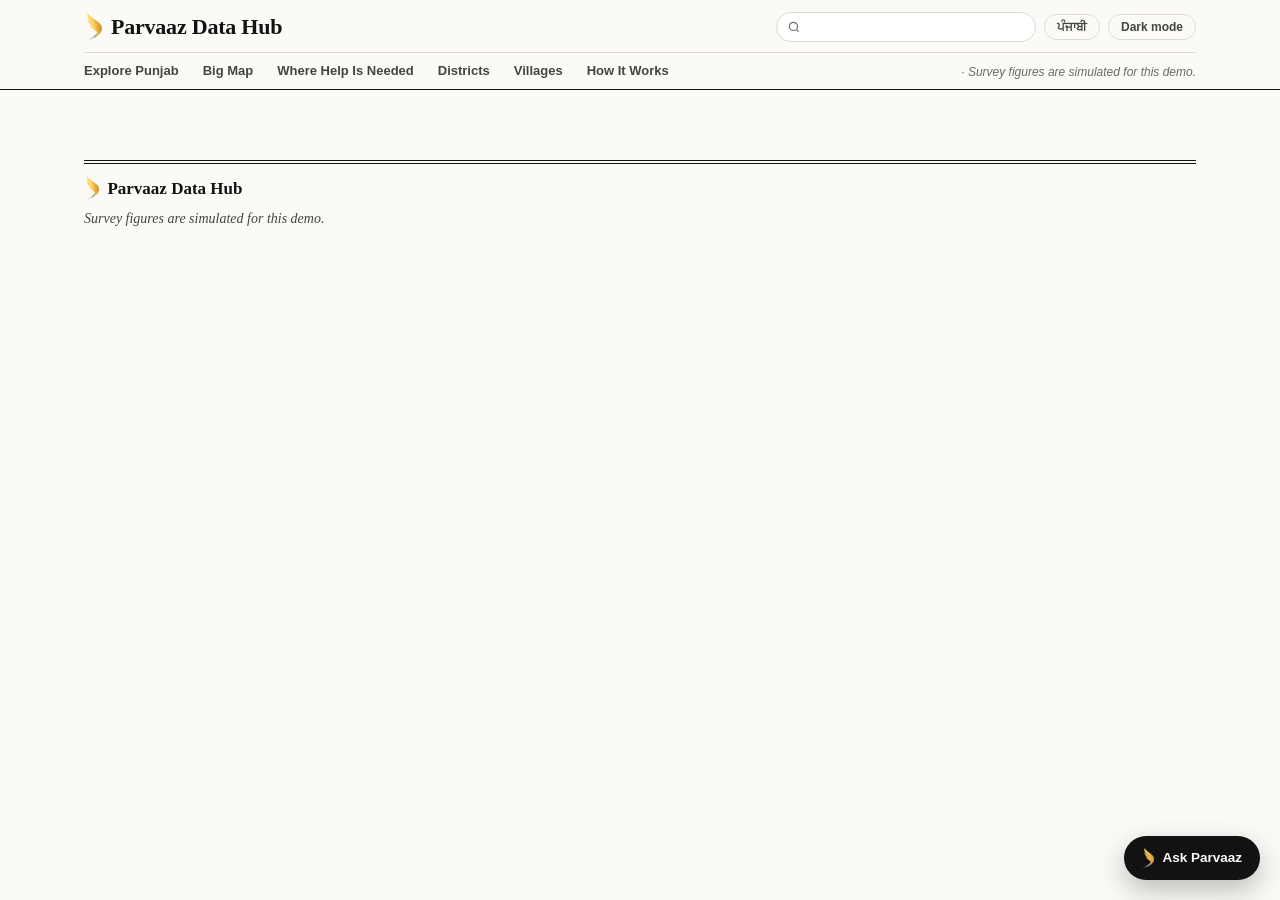
<file: index.html>
<!doctype html>
<html lang="en">
<head>
  <meta charset="utf-8">
  <meta name="viewport" content="width=device-width, initial-scale=1">
  <title>Punjab Data Hub</title>
  <meta http-equiv="refresh" content="0; url=web/">
  <link rel="canonical" href="web/">
</head>
<body>
  <p><a href="web/">Open the Punjab Data Hub atlas</a></p>
</body>
</html>
</file>
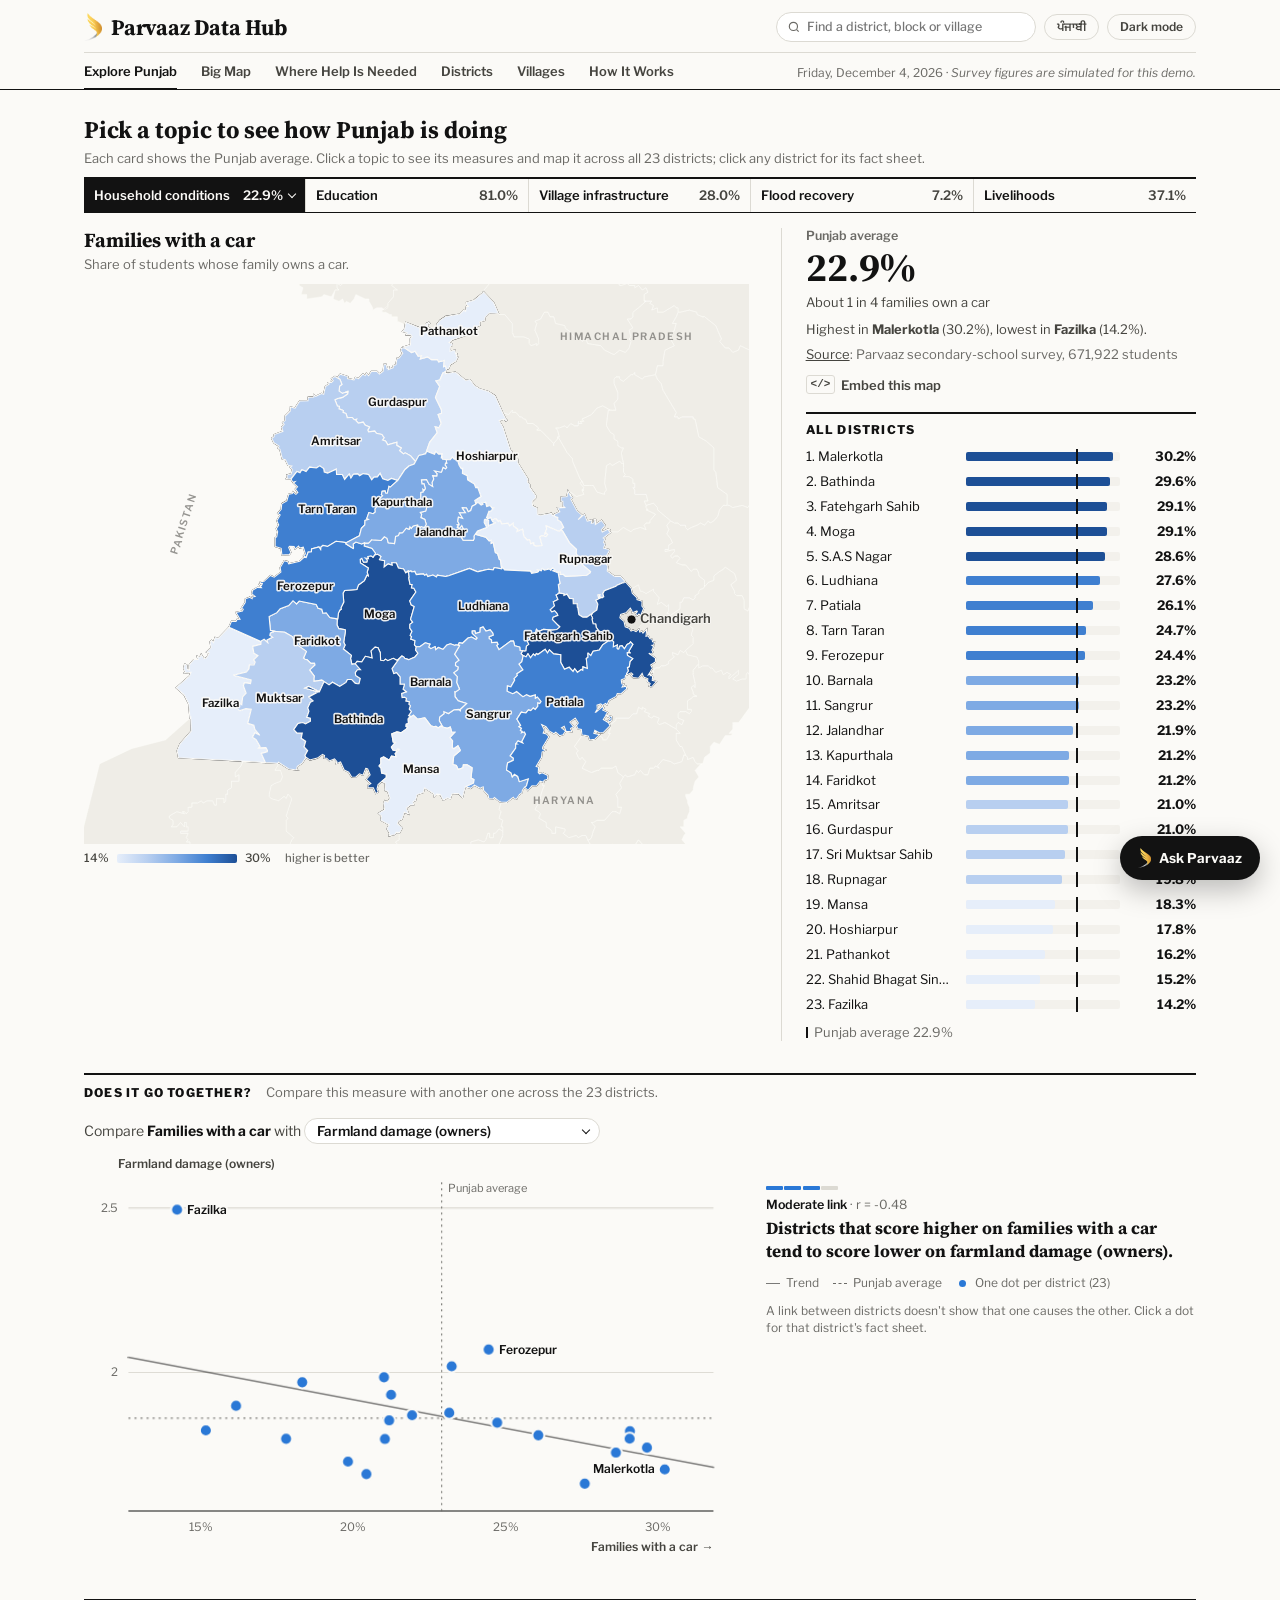
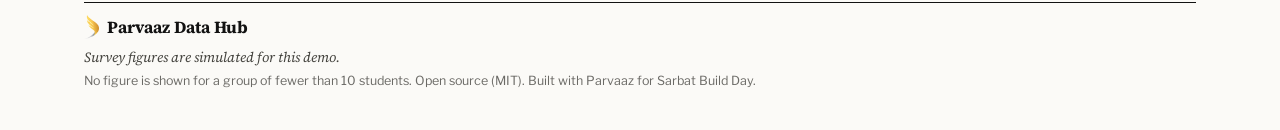
<file: web/index.html>
<!doctype html>
<html lang="en">
<head>
  <meta charset="utf-8">
  <meta name="viewport" content="width=device-width, initial-scale=1, viewport-fit=cover">
  <title>Parvaaz Data Hub</title>
  <meta name="description" content="Where Punjab needs help, district by district: Parvaaz's student survey and public records on every village.">
  <meta name="theme-color" content="#fbfaf7">
  <link rel="icon" type="image/png" href="img/parvaaz-wing-64.png">
  <link rel="preconnect" href="https://fonts.googleapis.com">
  <link rel="preconnect" href="https://fonts.gstatic.com" crossorigin>
  <link rel="stylesheet" href="https://fonts.googleapis.com/css2?family=Libre+Franklin:wght@400;500;600;700;800&family=Source+Serif+4:ital,opsz,wght@0,8..60,400;0,8..60,600;0,8..60,700;1,8..60,400;1,8..60,600&family=Noto+Sans+Gurmukhi:wght@400;500;600;700&display=swap">
  <link rel="stylesheet" href="css/atlas.css?v=202610170501">
</head>
<body>
<div class="page">
  <header class="mast">
    <div class="mast-top">
      <a class="brand" href="#explore"><img class="logo-mark" src="img/parvaaz-wing.png" alt=""><span data-s="brand">Parvaaz Data Hub</span></a>
      <div class="topbar-right">
        <div class="finder">
          <input id="find" type="search" autocomplete="off" spellcheck="false" role="combobox" aria-expanded="false" aria-controls="find-list">
          <ul class="results" id="find-list" role="listbox" hidden></ul>
        </div>
        <button type="button" class="toggle-btn" id="lang-toggle" lang="pa">ਪੰਜਾਬੀ</button>
        <button type="button" class="toggle-btn" id="theme-toggle" data-s="darkMode">Dark mode</button>
      </div>
    </div>
    <div class="mast-nav">
      <nav class="sections" aria-label="Sections">
        <a href="#explore" data-tab="map" data-s="tabMap">Explore Punjab</a>
        <a href="#atlas" data-tab="atlas" data-s="tabAtlas">Big Map</a>
        <a href="#today" data-tab="today" data-s="tabToday">Where Help Is Needed</a>
        <a href="#districts" data-tab="districts" data-s="tabDistricts">Districts</a>
        <a href="#villages" data-tab="villages" data-s="tabVillages">Villages</a>
        <a href="#about" data-tab="about" data-s="tabAbout">How It Works</a>
      </nav>
      <p class="mast-meta"><span id="today-date"></span> · <span data-s="simLine">Survey figures are simulated for this demo.</span></p>
    </div>
    <div class="markets" id="markets" hidden></div>
  </header>

  <main>
    <section class="tab-panel" id="tab-map" hidden>
      <div class="explore-intro"><h2 class="headline" data-s="exploreHead">Pick a topic to see how Punjab is doing</h2><p class="deck" data-s="exploreDeck">Every topic shows the Punjab average and a map of all 23 districts. No sign-up needed.</p></div>
      <nav class="topic-cards" id="topic-pills" aria-label="Topics"></nav>
      <div class="measures" id="measure-row"><div class="measures-in"><span class="measures-lbl" id="measures-lbl"></span><div class="measure-list" id="measure-pills" role="group"></div></div></div>
      <div class="chart-grid">
        <figure class="map-fig">
          <h3 class="fig-title" id="map-title"></h3>
          <p class="chart-sub" id="map-desc"></p>
          <div class="map-slot slot-map"></div>
          <div class="legend" id="map-key"></div>
        </figure>
        <div class="map-side" id="map-side"></div>
      </div>
      <section class="compare" id="compare"></section>
    </section>

    <section class="tab-panel" id="tab-today" hidden>
      <div class="front">
        <article class="lead" id="lead"></article>
        <aside class="rail" id="rail">
          <p class="kicker" data-s="needMap">Where need is highest</p>
          <div class="pills" id="areas"></div>
          <div class="map-slot slot-rail"></div>
          <div class="legend" id="rail-key"></div>
          <p class="legend-note" data-s="railHint">Darker = more need. Click a district for its fact sheet.</p>
          <div class="tiles" id="rail-tiles"></div>
        </aside>
      </div>
      <div class="band">
        <div class="band-main">
          <div class="band-head"><h3 data-s="heatTitle">Every district, by need</h3></div>
          <div class="heat" id="heat"></div>
        </div>
        <div class="band-side">
          <div class="band-head"><h3 data-s="notesTitle">About these numbers</h3></div>
          <ul class="cal" id="notes"></ul>
        </div>
      </div>
    </section>

    <section class="tab-panel" id="tab-atlas" hidden>
      <div class="atlas-stage">
        <aside class="atlas-side">
          <p class="kicker" data-s="tabAtlas"></p>
          <h2 class="atlas-title" data-s="atlasHead"></h2>
          <p class="atlas-deck" data-s="atlasDeck"></p>
          <label class="atlas-ctl"><span data-s="atlasColour"></span><span class="cmp-select"><select id="atlas-ind"></select></span></label>
          <div class="finder atlas-find"><input id="atlas-q" type="search" autocomplete="off" spellcheck="false"><ul class="results" id="atlas-list" hidden></ul></div>
          <label class="atlas-check"><input type="checkbox" id="atlas-dots" checked> <span data-s="atlasShowV"></span></label>
          <div class="atlas-detail" id="atlas-detail"></div>
        </aside>
        <div class="atlas-map">
          <div class="map-slot slot-big"></div>
          <div class="atlas-zoom"><button type="button" data-azoom="in" aria-label="Zoom in">+</button><button type="button" data-azoom="out" aria-label="Zoom out">−</button><button type="button" data-azoom="reset" aria-label="Reset">⟲</button></div>
          <p class="atlas-hint" id="atlas-hint" data-s="atlasHint"></p>
        </div>
      </div>
    </section>

    <section class="tab-panel" id="tab-districts" hidden>
      <div class="page-intro"><p class="kicker" data-s="tabDistricts"></p><h2 class="headline" data-s="districtsHead"></h2><p class="deck" data-s="districtsSub"></p></div>
      <div class="cards" id="cards"></div>
    </section>



    <section class="tab-panel" id="tab-villages" hidden>
      <div class="page-intro"><p class="kicker" data-s="tabVillages"></p><h2 class="headline" data-s="villagesHead"></h2><p class="deck" data-s="villagesSub"></p></div>
      <div class="filters">
        <input id="vq" type="search">
        <select id="vf-district"></select>
        <select id="vf-block"></select>
        <select id="vf-missing"></select>
        <span class="count" id="vcount" aria-live="polite"></span>
      </div>
      <div class="table-wrap"><table id="vtable"><thead></thead><tbody></tbody></table></div>
      <button class="more" id="vmore" type="button" hidden></button>
    </section>

    <section class="tab-panel" id="tab-about" hidden>
      <div class="page-intro"><p class="kicker" data-s="tabAbout"></p><h2 class="headline" data-s="aboutHead"></h2><p class="deck" data-s="aboutDeck"></p></div>
      <div class="about" id="about-cols"></div>
      <div class="section-head"><h2 data-s="xwTitle">How we matched the villages</h2><p data-s="xwSub">Every village in the government's list, linked to the census and to public village records.</p></div>
      <div class="xw" id="xw"></div>
      <div class="built-by"><img src="img/parvaaz-logo.png" alt="Parvaaz ਪਰਵਾਜ਼"><div><h3 data-s="byTitle">Built with Parvaaz</h3><p data-s="byText"></p></div></div>
      <div class="section-head"><h2 data-s="sourcesTitle">Sources</h2></div>
      <div class="about" id="about-src"></div>
    </section>
  </main>

  <footer>
    <a class="foot-brand" href="#about"><img src="img/parvaaz-wing.png" alt=""><span data-s="brand">Parvaaz Data Hub</span></a>
    <div class="disclaimer" data-s="simLine">Survey figures are simulated for this demo.</div>
    <div id="foot"></div>
  </footer>
</div>

<div class="map-park" hidden><div class="map-wrap" id="map"></div></div>

<dialog class="modal" id="modal" aria-label="District fact sheet">
  <div class="modal-inner">
    <button class="modal-close" type="button" id="modal-close" aria-label="Close">✕</button>
    <div id="modal-body"></div>
    <div class="modal-map"><div class="map-slot slot-modal"></div><div class="legend" id="modal-key"></div><p class="legend-note" id="modal-note"></p></div>
    <div id="modal-more"></div>
  </div>
</dialog>

<div class="toast" id="toast" role="status" hidden></div>
<a class="embed-credit" id="embed-credit" target="_blank" rel="noopener"><img src="img/parvaaz-wing.png" alt=""><span data-s="brand">Parvaaz Data Hub</span> ↗</a>
  <section class="chat" id="chat" aria-label="Ask Parvaaz">
    <div class="chat-panel" id="chat-panel" hidden>
      <div class="chat-head">
        <img class="chat-wing" src="img/parvaaz-wing.png" alt=""><strong data-s="chatTitle">Ask Parvaaz</strong>
        <button type="button" class="chat-mode" id="chat-mode" title="Connect Claude"></button>
        <button type="button" class="icon-btn" id="chat-close" aria-label="Close">
          <svg viewBox="0 0 24 24" aria-hidden="true"><path d="M6 6l12 12M18 6L6 18"/></svg>
        </button>
      </div>
      <form class="chat-key" id="chat-key" hidden>
        <p><b>Connect Claude</b> for full answers. Paste an Anthropic API key. It is stored only in this browser and sent only to Anthropic.</p>
        <input id="chat-key-input" type="password" autocomplete="off" placeholder="sk-ant-..." aria-label="Anthropic API key">
        <div class="chat-key-row"><button type="button" class="link" id="chat-key-clear">Disconnect</button><button type="submit" class="btn btn-sm">Save</button></div>
        <p class="note">For a public launch, use the server in web/server/ so visitors never need a key.</p>
      </form>
      <div class="chat-log" id="chat-log"><div class="msg bot" id="chat-intro"></div></div>
      <div class="chat-chips" id="chat-chips"></div>
      <form class="chat-form" id="chat-form">
        <input id="chat-input" type="text" autocomplete="off" aria-label="Your question">
        <button type="submit" class="btn" data-s="chatSend">Ask</button>
      </form>
    </div>
    <button type="button" class="chat-toggle" id="chat-toggle" aria-expanded="false" aria-controls="chat-panel">
      <img class="chat-wing" src="img/parvaaz-wing.png" alt="">
      <span data-s="chatTitle">Ask Parvaaz</span>
    </button>
  </section>

  <script src="js/config.js?v=202610170501"></script>
  <script src="js/i18n.js?v=202610170501"></script>
  <script src="js/data.js?v=202610170501"></script>
  <script src="js/map.js?v=202610170501"></script>
  <script src="js/charts.js?v=202610170501"></script>
  <script src="js/need.js?v=202610170501"></script>
  <script src="js/answer.js?v=202610170501"></script>
  <script src="js/chat.js?v=202610170501"></script>
  <script src="js/app.js?v=202610170501"></script>
</body>
</html>
</file>
<file: web/css/atlas.css>
/* Punjab Data Hub: newspaper front page (after "The Morning Brief"). Plain CSS, light + dark. */

:root {
  --paper: #fbfaf7; --paper-2: #f3f1ec; --card: #ffffff;
  --ink: #121212; --ink-2: #45443f; --muted: #6b6a66;
  --hair: #dcdad3; --rule: #121212;
  --good: #2a78d6; --bad: #e34948; --up: #1f7a4d; --down: #c23b3a;
  --nodata: #e6e4de; --halo: rgba(251,250,247,.92); --land: #efede7;
  --seq-good-0: #e6eefa; --seq-good-1: #b8cff0; --seq-good-2: #7eaae4; --seq-good-3: #3f7fd0; --seq-good-4: #1d4f96;
  --seq-bad-0: #fbe9e4; --seq-bad-1: #f4c1b5; --seq-bad-2: #e98d7c; --seq-bad-3: #d25747; --seq-bad-4: #9b2c22;
  --seq-neutral-0: #ecebe6; --seq-neutral-1: #cfccc2; --seq-neutral-2: #a9a598; --seq-neutral-3: #7a766a; --seq-neutral-4: #4a473f;
  --serif: "Source Serif 4", Georgia, "Times New Roman", "Noto Sans Gurmukhi", serif;
  --sans: "Libre Franklin", "Helvetica Neue", Arial, "Noto Sans Gurmukhi", sans-serif;
  color-scheme: light;
}
@media (prefers-color-scheme: dark) {
  :root:not([data-theme="light"]) {
    --paper: #161615; --paper-2: #1f1f1d; --card: #1b1b1a; --ink: #f1efe9; --ink-2: #cfccc4; --muted: #9a978f;
    --hair: #34332f; --rule: #f1efe9; --good: #6aa6f0; --bad: #f07170; --up: #5cc08a; --down: #f07170;
    --nodata: #2c2b28; --halo: rgba(22,22,21,.9); --land: #23221f; color-scheme: dark;
  }
}
:root[data-theme="dark"] {
  --paper: #161615; --paper-2: #1f1f1d; --card: #1b1b1a; --ink: #f1efe9; --ink-2: #cfccc4; --muted: #9a978f;
  --hair: #34332f; --rule: #f1efe9; --good: #6aa6f0; --bad: #f07170; --up: #5cc08a; --down: #f07170;
  --nodata: #2c2b28; --halo: rgba(22,22,21,.9); --land: #23221f; color-scheme: dark;
}

* { box-sizing: border-box; }
html { -webkit-text-size-adjust: 100%; }
body { margin: 0; background: var(--paper); color: var(--ink); font: 17px/1.55 var(--serif); }
a { color: inherit; }
button, input, select { font: inherit; color: inherit; }
[hidden] { display: none !important; }
.muted { color: var(--muted); }
.tab { font-variant-numeric: tabular-nums; }
body.modal-open { overflow: hidden; }

.page { max-width: 1160px; margin: 0 auto; padding: 0 24px 40px; }

/* ---------- masthead ---------- */
.mast { position: sticky; top: 0; z-index: 50; background: var(--paper); border-bottom: 1px solid var(--rule); margin: 0 calc(50% - 50vw); padding: 0 calc(50vw - 50%); }
body { overflow-x: hidden; }
.mast-top { display: flex; justify-content: space-between; align-items: center; gap: 16px; padding: 12px 0 10px; }
.brand { display: inline-flex; align-items: center; gap: 9px; text-decoration: none; font: 700 22px/1 var(--serif); letter-spacing: -.01em; color: var(--ink); white-space: nowrap; }
.brand .logo-mark { height: 28px; width: auto; display: block; }
html[lang="pa"] .brand { font-family: "Noto Sans Gurmukhi", var(--serif); font-size: 20px; }
.topbar-right { display: flex; align-items: center; gap: 8px; flex-wrap: wrap; justify-content: flex-end; }
.toggle-btn { border: 1px solid var(--hair); background: transparent; border-radius: 999px; padding: 5px 12px; font: 600 12px/1.2 var(--sans); cursor: pointer; text-decoration: none; color: var(--ink-2); white-space: nowrap; }
.toggle-btn:hover { border-color: var(--ink); color: var(--ink); }
.mast-nav { display: flex; justify-content: space-between; align-items: flex-end; gap: 16px; border-top: 1px solid var(--hair); }
.mast-meta { margin: 0; padding: 0 0 9px; font: 12px/1.3 var(--sans); color: var(--muted); white-space: nowrap; }
.mast-meta span:last-child { font-style: italic; }
.finder { position: relative; }
.finder input { width: 260px; border: 1px solid var(--hair); background: var(--card) url("data:image/svg+xml,%3Csvg xmlns='http://www.w3.org/2000/svg' viewBox='0 0 24 24' fill='none' stroke='%236b6a66' stroke-width='2'%3E%3Ccircle cx='11' cy='11' r='7'/%3E%3Cpath d='m20 20-3.5-3.5'/%3E%3C/svg%3E") no-repeat 10px 50% / 14px; border-radius: 999px; padding: 6px 12px 6px 30px; font: 500 12.5px/1.3 var(--sans); outline: none; }
.finder input:focus { border-color: var(--ink); }
.results { position: absolute; right: 0; top: calc(100% + 6px); z-index: 70; width: 340px; max-height: 420px; overflow-y: auto; margin: 0; padding: 6px; list-style: none; background: var(--card); border: 1px solid var(--hair); border-radius: 8px; box-shadow: 0 16px 40px rgba(0,0,0,.14); }
.results li { display: flex; gap: 10px; align-items: baseline; padding: 7px 8px; border-radius: 6px; cursor: pointer; }
.results li:hover, .results li.is-on { background: var(--paper-2); }
.r-type { flex: 0 0 56px; font: 700 10px/1.2 var(--sans); text-transform: uppercase; letter-spacing: .08em; color: var(--muted); }
.r-main b { display: block; font: 600 14px/1.3 var(--sans); }
.r-main small { font: 12px/1.3 var(--sans); color: var(--muted); }
.r-none { color: var(--muted); font: 13px var(--sans); cursor: default !important; }

.sections { display: flex; gap: 2px 24px; flex-wrap: wrap; font: 600 13px/1.3 var(--sans); }
.sections a { text-decoration: none; color: var(--ink-2); padding: 10px 0 8px; border-bottom: 2px solid transparent; margin-bottom: -1px; }
.sections a:hover { color: var(--ink); }
.sections a[aria-current] { color: var(--ink); border-bottom-color: var(--ink); }
.markets { display: flex; overflow-x: auto; border-bottom: 1px solid var(--rule); scrollbar-width: none; }
.markets::-webkit-scrollbar { display: none; }
.mk { flex: 1 0 auto; display: grid; gap: 1px; padding: 9px 16px; text-decoration: none; border-right: 1px solid var(--hair); font-family: var(--sans); min-width: 140px; }
.mk:last-child { border-right: 0; }
.mk:hover { background: var(--paper-2); }
.mk-name { font: 700 10.5px/1.2 var(--sans); text-transform: uppercase; letter-spacing: .08em; color: var(--muted); }
.mk-price { font: 700 17px/1.2 var(--serif); font-variant-numeric: tabular-nums; }
.mk-chg { font: 500 11.5px/1.2 var(--sans); color: var(--ink-2); white-space: nowrap; }

/* ---------- shared ---------- */
main { padding-top: 26px; }
.kicker { margin: 0 0 6px; font: 700 11px/1.3 var(--sans); text-transform: uppercase; letter-spacing: .12em; color: var(--bad); }
.section-head { border-top: 2px solid var(--rule); padding-top: 8px; margin: 6px 0 16px; display: flex; align-items: baseline; gap: 14px; flex-wrap: wrap; }
.section-head h2 { margin: 0; font: 800 13px/1.3 var(--sans); text-transform: uppercase; letter-spacing: .1em; }
.section-head p { margin: 0; font: 14px/1.4 var(--sans); color: var(--muted); }
.chart-sub { margin: 2px 0 10px; font: 13px/1.4 var(--sans); color: var(--muted); }
.legend { display: flex; align-items: center; gap: 8px; margin-top: 8px; font: 500 11.5px/1.2 var(--sans); color: var(--ink-2); flex-wrap: wrap; }
.legend .grad { display: inline-block; width: 120px; height: 9px; border-radius: 2px; }
.legend em { font-style: normal; color: var(--muted); margin-left: 6px; }
.legend .dot { width: 11px; height: 11px; border-radius: 50%; border: 1px solid rgba(0,0,0,.35); display: inline-block; }
.legend-note { margin: 6px 0 0; font: 12px/1.45 var(--sans); color: var(--muted); }
.tick { display: inline-block; width: 2px; height: 11px; background: var(--ink); margin-right: 6px; vertical-align: -1px; }

.pills { display: flex; flex-wrap: wrap; gap: 6px; align-items: center; margin: 0 0 10px; }
.pills-lbl { font: 600 11.5px/1.2 var(--sans); color: var(--muted); margin-right: 2px; }
.pill { display: inline-block; border: 1px solid var(--hair); background: transparent; border-radius: 999px; padding: 4px 11px; font: 600 12px/1.3 var(--sans); cursor: pointer; text-decoration: none; color: var(--ink-2); }
.pill:hover { border-color: var(--ink); color: var(--ink); }
.pill[aria-pressed="true"], .pill.on { background: var(--ink); border-color: var(--ink); color: var(--paper); }
.pill-lg { padding: 6px 14px; font-size: 13px; }

.meter-row { display: grid; grid-template-columns: minmax(90px, 150px) 1fr 66px; gap: 10px; align-items: center; padding: 4px 0; font: 13px/1.3 var(--sans); text-decoration: none; }
.meter-row .name { overflow: hidden; text-overflow: ellipsis; white-space: nowrap; }
.meter-row .val { text-align: right; font-weight: 700; font-variant-numeric: tabular-nums; }
.meter-row.ref { color: var(--muted); }
a.meter-row:hover .name { text-decoration: underline; }
.meter { position: relative; display: block; height: 9px; background: var(--paper-2); border-radius: 2px; }
.meter > span { position: absolute; left: 0; top: 0; bottom: 0; border-radius: 2px; }
.meter > b { position: absolute; top: -3px; bottom: -3px; width: 2px; margin-left: -1px; background: var(--ink); }

/* ---------- map ---------- */
.map-slot { position: relative; }
.map-park { display: none; }
.slot-rail .map-wrap { height: 380px; }
.slot-map .map-wrap { height: 560px; }
.slot-modal .map-wrap { height: 420px; }
.map-wrap { position: relative; width: 100%; background: var(--paper); }
.map-svg { width: 100%; height: 100%; display: block; user-select: none; -webkit-user-select: none; }
.ctx-land { fill: var(--land); stroke: var(--paper); stroke-width: 1; }
.ctx-capital { fill: var(--nodata); }
.ctx-label { font: 600 calc(var(--ctx-size, 13px) * .78)/1 var(--sans); letter-spacing: .14em; text-transform: uppercase; fill: var(--muted); opacity: .7; pointer-events: none; }
.ctx-city { pointer-events: none; }
.ctx-city circle { fill: var(--ink); stroke: var(--paper); stroke-width: 1.5; }
.ctx-city text { font: 600 var(--ctx-size, 12px)/1 var(--sans); fill: var(--ink-2); paint-order: stroke; stroke: var(--halo); stroke-width: 3px; }
.outline path { fill: none; stroke: var(--ink); stroke-width: 1.2; vector-effect: non-scaling-stroke; }
.map-svg .tiles image, .tile-labels image { pointer-events: none; }
.district { stroke: var(--paper); stroke-width: 1.1; vector-effect: non-scaling-stroke; cursor: pointer; transition: fill .3s, opacity .2s; }
.district:hover, .district.is-hl { stroke: var(--ink); stroke-width: 2; }
.district.is-selected { stroke: var(--ink); stroke-width: 2.4; }
.has-selection .district:not(.is-selected):not(:hover) { opacity: .35; }
.district-label { font: 600 var(--label-size, 11px)/1 var(--sans); fill: var(--ink); text-anchor: middle; pointer-events: none; paint-order: stroke; stroke: var(--halo); stroke-width: var(--label-halo, 3px); stroke-linejoin: round; }
.district-label.is-crowded { display: none; }
.has-blocks .district-label.is-selected { display: none; }
.blk { stroke: var(--paper); stroke-width: 1.4; stroke-linejoin: round; vector-effect: non-scaling-stroke; cursor: pointer; }
.blk:hover { filter: brightness(.92); }
.blk.is-sel { stroke: var(--ink); stroke-width: 2.4; }
.map-wrap.has-blocks.has-dots .blk:not(.is-sel) { opacity: .35; filter: grayscale(.6); }
.block-label { font: 600 var(--block-size, 11px)/1 var(--sans); fill: var(--ink); text-anchor: middle; pointer-events: none; paint-order: stroke; stroke: var(--halo); stroke-width: calc(var(--block-size, 11px) * .3); stroke-linejoin: round; }
.block-label .label-val { display: none; }
.village-dot { stroke: rgba(0,0,0,.5); stroke-width: .8; vector-effect: non-scaling-stroke; cursor: pointer; }
.village-dot:hover { stroke: var(--ink); stroke-width: 2; }
.village-dot.is-selected { stroke: var(--ink); stroke-width: 3; }
.map-tip { position: absolute; left: 0; top: 0; z-index: 5; pointer-events: none; min-width: 130px; padding: 8px 11px; background: var(--ink); color: var(--paper); border-radius: 4px; box-shadow: 0 8px 24px rgba(0,0,0,.2); font: 12.5px/1.4 var(--sans); }
.map-tip strong { display: block; font-size: 13px; }
.map-tip .tip-v { display: block; font: 700 21px/1.2 var(--serif); }
.map-tip .tip-v small { font-size: 12px; opacity: .7; }
.map-tip .tip-r { display: block; opacity: .8; font-size: 12px; }
.map-callout, .map-ctl, .map-reset, .map-attrib, .map-back { display: none !important; }

/* ---------- TODAY ---------- */
.front { display: grid; grid-template-columns: 2.2fr 1fr; gap: 32px; }
.lead { min-width: 0; }
.rail { border-left: 1px solid var(--hair); padding-left: 24px; min-width: 0; }
.headline { margin: 0 0 10px; font: 700 clamp(26px, 3.4vw, 38px)/1.12 var(--serif); letter-spacing: -.01em; }
.deck { margin: 0 0 18px; font: 19px/1.5 var(--serif); color: var(--ink-2); }

.sixty { border-top: 3px solid var(--ink); border-bottom: 1px solid var(--hair); background: var(--paper-2); padding: 12px 16px 6px; margin: 0 0 26px; }
.sixty-label { margin: 0 0 6px; font: 800 11px/1.3 var(--sans); text-transform: uppercase; letter-spacing: .12em; }
.sixty dl { margin: 0; }
.sixty-row { display: grid; grid-template-columns: 110px 1fr; gap: 12px; padding: 7px 0; border-top: 1px solid var(--hair); font-size: 15.5px; line-height: 1.45; }
.sixty-row:first-child { border-top: 0; }
.sixty-row dt { font: 700 11.5px/1.6 var(--sans); text-transform: uppercase; letter-spacing: .06em; color: var(--muted); }
.sixty-row dd { margin: 0; }

.top-buys { margin-top: 4px; }
.tb-head { display: flex; justify-content: space-between; align-items: baseline; gap: 12px; flex-wrap: wrap; border-top: 2px solid var(--rule); padding-top: 8px; }
.tb-head h3 { margin: 0; font: 800 13px/1.3 var(--sans); text-transform: uppercase; letter-spacing: .1em; }
.tb-head span { font: 13px/1.3 var(--sans); color: var(--muted); }
.tb-list { list-style: none; margin: 0; padding: 0; }
.tb-row { display: grid; grid-template-columns: 56px 1fr; gap: 14px; padding: 18px 0; border-bottom: 1px solid var(--hair); }
.tb-rank { font: 700 44px/1 var(--serif); color: var(--bad); }
.tb-body { min-width: 0; }
.tb-top { display: flex; justify-content: space-between; gap: 16px; align-items: flex-start; }
.tb-top h4 { margin: 0; font: 700 23px/1.2 var(--serif); }
.tb-top h4 a { text-decoration: none; }
.tb-top h4 a:hover { text-decoration: underline; }
.tags { margin: 3px 0 0; font: 600 11.5px/1.4 var(--sans); color: var(--muted); text-transform: uppercase; letter-spacing: .05em; }
.tags .sep { margin: 0 6px; }
.tb-price { display: grid; justify-items: end; gap: 3px; flex: 0 0 auto; }
.tb-price .now { font: 700 24px/1 var(--serif); font-variant-numeric: tabular-nums; }
.tb-price .now small, .card-price small { font-size: 13px; color: var(--muted); font-weight: 400; }
.meter-sm { display: block; width: 90px; height: 5px; background: var(--paper-2); border-radius: 2px; overflow: hidden; }
.meter-sm i { display: block; height: 100%; }
.tb-conf { font: 600 10.5px/1.2 var(--sans); text-transform: uppercase; letter-spacing: .08em; color: var(--muted); }
.tb-pitch { margin: 8px 0 8px; font-size: 16px; color: var(--ink-2); }
.tb-toggle { border: 0; background: none; padding: 0; font: 700 12px/1.3 var(--sans); text-transform: uppercase; letter-spacing: .08em; cursor: pointer; display: inline-flex; gap: 6px; align-items: center; }
.tb-toggle:hover { color: var(--bad); }
.tb-caret { transition: transform .2s; }
.tb-toggle[aria-expanded="true"] .tb-caret { transform: rotate(180deg); }
.tb-more { margin-top: 12px; }
.tb-points { display: grid; grid-template-columns: repeat(3, 1fr); gap: 18px; padding-top: 12px; border-top: 1px solid var(--hair); }
.tb-point h5 { margin: 0 0 4px; font: 800 10.5px/1.3 var(--sans); text-transform: uppercase; letter-spacing: .1em; color: var(--muted); }
.tb-point p { margin: 0; font-size: 14.5px; line-height: 1.5; }
.tb-link { margin: 12px 0 0; font: 700 13px/1.3 var(--sans); }
.tb-link a { text-decoration: none; border-bottom: 1px solid currentColor; }

#rail-tiles { display: grid; grid-template-columns: 1fr 1fr; margin-top: 18px; border-top: 2px solid var(--rule); }
.tile { padding: 10px 10px 10px 0; border-bottom: 1px solid var(--hair); }
.tile:nth-child(2n) { padding-left: 12px; border-left: 1px solid var(--hair); }
.tile .label { font: 700 10.5px/1.3 var(--sans); text-transform: uppercase; letter-spacing: .08em; color: var(--muted); }
.tile .value { font: 700 26px/1.15 var(--serif); font-variant-numeric: tabular-nums; }
.tile .sub { font: 12px/1.3 var(--sans); color: var(--muted); }

.band { display: grid; grid-template-columns: 2.2fr 1fr; gap: 32px; margin-top: 30px; }
.band-head { border-top: 2px solid var(--rule); padding-top: 8px; margin-bottom: 12px; }
.band-head h3 { margin: 0; font: 800 13px/1.3 var(--sans); text-transform: uppercase; letter-spacing: .1em; }
.heat { display: grid; grid-template-columns: repeat(auto-fill, minmax(120px, 1fr)); gap: 3px; }
.heat-tile { display: grid; gap: 1px; padding: 9px 10px; min-height: 78px; text-decoration: none; color: #2a1714; font-family: var(--sans); border-radius: 2px; }
.heat-tile[data-dark="1"] { color: #fff; }
.heat-tile:hover { outline: 2px solid var(--ink); outline-offset: 1px; }
.heat-name { font: 700 12.5px/1.2 var(--sans); }
.heat-val { font: 700 22px/1.1 var(--serif); }
.heat-tk { font: 500 10.5px/1.25 var(--sans); opacity: .85; }
.cal { list-style: none; margin: 0; padding: 0; }
.cal-item { padding: 9px 0; border-bottom: 1px solid var(--hair); }
.cal-date { font: 800 11px/1.3 var(--sans); text-transform: uppercase; letter-spacing: .08em; }
.cal-what { font-size: 14.5px; line-height: 1.45; color: var(--ink-2); }

/* ---------- DISTRICTS ---------- */
.cards { display: grid; grid-template-columns: repeat(auto-fill, minmax(250px, 1fr)); gap: 14px; }
.stock-card { display: flex; flex-direction: column; gap: 9px; padding: 14px 16px; border: 1px solid var(--hair); border-radius: 6px; background: var(--card); text-decoration: none; font-family: var(--sans); transition: box-shadow .15s, border-color .15s; }
.stock-card:hover { border-color: var(--ink-2); box-shadow: 0 6px 20px rgba(0,0,0,.08); }
.card-top { display: flex; justify-content: space-between; gap: 10px; align-items: flex-start; }
.card-ticker { display: block; font: 700 19px/1.2 var(--serif); }
.card-name { display: block; font: 600 11px/1.3 var(--sans); text-transform: uppercase; letter-spacing: .07em; color: var(--muted); margin-top: 2px; }
.card-price { font: 700 22px/1 var(--serif); white-space: nowrap; }
.stock-card .meter { height: 5px; }
.card-note { display: grid; grid-template-columns: 1fr auto; gap: 3px 10px; font-size: 13px; color: var(--ink-2); }
.card-note b { color: var(--ink); text-align: right; font-variant-numeric: tabular-nums; }
.card-foot { font-size: 12px; color: var(--muted); border-top: 1px solid var(--hair); padding-top: 8px; }

/* ---------- EXPLORE (home) ---------- */
.explore-intro { margin-bottom: 10px; }
.explore-intro .headline { font: 700 24px/1.2 var(--serif); margin: 0 0 4px; letter-spacing: 0; }
.explore-intro .deck { font: 13px/1.4 var(--sans); color: var(--muted); }
.explore-intro .deck { margin-bottom: 10px; max-width: none; }
.topic-cards { display: grid; grid-template-columns: repeat(auto-fit, minmax(150px, 1fr)); border-top: 2px solid var(--rule); border-bottom: 1px solid var(--rule); margin: 0; }
.topic-card { position: relative; display: flex; align-items: baseline; justify-content: space-between; gap: 6px; padding: 8px 10px; text-decoration: none; border-right: 1px solid var(--hair); transition: background .15s; min-width: 0; }
.topic-card:last-child { border-right: 0; }
.topic-card:hover { background: var(--paper-2); }
.tc-name { font: 600 13px/1.3 var(--sans); color: var(--ink); white-space: nowrap; overflow: hidden; text-overflow: ellipsis; min-width: 0; }
.tc-val { font: 600 13px/1.3 var(--sans); font-variant-numeric: tabular-nums; color: var(--ink-2); flex: none; }
.tc-sub { display: none; }
.tc-n { display: none; }
.topic-card[aria-current] { background: var(--ink); }
.topic-card[aria-current] .tc-name { color: var(--paper); }
.topic-card[aria-current] .tc-val { color: var(--paper); }
.topic-card[aria-current]::after { content: ""; position: absolute; left: 50%; bottom: -6px; margin-left: -6px; border: 6px solid transparent; border-bottom: 0; border-top-color: var(--ink); opacity: 0; transition: opacity .2s; }
.topic-cards.is-open .topic-card[aria-current]::after { opacity: 1; }
.topic-card[aria-current] .tc-val::after { content: ""; display: inline-block; width: 5px; height: 5px; margin-left: 6px; border-right: 1.5px solid currentColor; border-bottom: 1.5px solid currentColor; transform: translateY(-3px) rotate(45deg); transition: transform .25s; }
.topic-cards.is-open .topic-card[aria-current] .tc-val::after { transform: translateY(0) rotate(225deg); }
.measures { display: grid; grid-template-rows: 0fr; margin-bottom: 14px; border-bottom: 1px solid transparent; transition: grid-template-rows .35s cubic-bezier(.2,.7,.2,1), border-color .35s; }
.measures.is-open { grid-template-rows: 1fr; border-bottom-color: var(--hair); }
.measures-in { min-height: 0; overflow: hidden; display: flex; align-items: center; gap: 10px; flex-wrap: nowrap; padding: 0; opacity: 0; transform: translateY(-6px); transition: opacity .3s, transform .35s cubic-bezier(.2,.7,.2,1), padding .35s; }
.measures.is-open .measures-in { padding: 10px 0 9px; opacity: 1; transform: none; }
.measures-lbl { font: 13px/1.4 var(--sans); color: var(--muted); flex: none; white-space: nowrap; }
.measure-list { display: flex; flex-wrap: wrap; gap: 5px; flex: 1; min-width: 0; }
.measure { display: inline-flex; align-items: baseline; gap: 6px; padding: 3px 10px; border: 1px solid var(--hair); border-radius: 999px; text-decoration: none; background: var(--card); }
.measure:hover { border-color: var(--ink); }
.m-name { font: 13px/1.4 var(--sans); color: var(--ink-2); }
.m-val { font: 13px/1.4 var(--sans); font-variant-numeric: tabular-nums; color: var(--muted); }
.measure[aria-current] { border-color: var(--ink); box-shadow: inset 0 0 0 1px var(--ink); }
.measure[aria-current] .m-name, .measure[aria-current] .m-val { color: var(--ink); font-weight: 600; }
.chart-grid { display: grid; grid-template-columns: 1.6fr 1fr; gap: 32px; }
.map-fig { margin: 0; min-width: 0; }
.fig-title { margin: 0; font: 700 20px/1.25 var(--serif); }
.map-side { border-left: 1px solid var(--hair); padding-left: 24px; min-width: 0; }
.hero-label { margin: 0; font: 13px/1.4 var(--sans); color: var(--muted); }
.hero-figure { margin: 2px 0 6px; font: 700 40px/1 var(--serif); font-variant-numeric: tabular-nums; }
.hero-note { margin: 0 0 8px; font: 13px/1.4 var(--sans); color: var(--ink-2); }
.find-note { margin: 0 0 6px; font: 13px/1.4 var(--sans); color: var(--ink-2); }
.m-source { margin: 6px 0 0; font: 12px/1.45 var(--sans); color: var(--muted); }
.m-source a { color: var(--ink-2); }
.ranking { margin-top: 18px; border-top: 2px solid var(--rule); padding-top: 8px; }
.ranking h3 { margin: 0 0 6px; font: 600 13px/1.4 var(--sans); color: var(--ink); }

/* ---------- VILLAGES ---------- */
.filters { display: flex; flex-wrap: wrap; gap: 8px; align-items: center; margin-bottom: 12px; font-family: var(--sans); }
.filters input, .filters select { border: 1px solid var(--hair); background: var(--card); border-radius: 4px; padding: 7px 10px; font: 13.5px/1.3 var(--sans); }
.filters input { flex: 1 1 220px; }
.filters select:disabled { opacity: .5; }
.filters .count { margin-left: auto; font: 600 13px var(--sans); color: var(--muted); }
.table-wrap { border-top: 2px solid var(--rule); overflow-x: auto; }
table { width: 100%; border-collapse: collapse; font: 13.5px/1.35 var(--sans); }
th { text-align: left; padding: 9px 10px; font: 700 11px/1.2 var(--sans); text-transform: uppercase; letter-spacing: .07em; color: var(--muted); border-bottom: 1px solid var(--ink); white-space: nowrap; }
th button { border: 0; background: none; padding: 0; font: inherit; letter-spacing: inherit; text-transform: inherit; color: inherit; cursor: pointer; }
th button:hover, th[aria-sort="ascending"] button, th[aria-sort="descending"] button { color: var(--ink); }
th .arr { opacity: .6; }
td { padding: 8px 10px; border-bottom: 1px solid var(--hair); }
th.r, td.r { text-align: right; }
th.c, td.c { text-align: center; }
td .t { font: 600 14.5px/1.3 var(--serif); }
td .co { font-size: 11px; color: var(--muted); }
td.yes { color: var(--up); font-weight: 700; }
td.no { color: var(--down); font-weight: 700; }
td.na { color: var(--muted); }
.t-link { text-decoration: none; }
.t-link:hover { text-decoration: underline; }
tr.is-hl td { background: color-mix(in srgb, var(--good) 14%, transparent); }
tr.click { cursor: pointer; }
tr.click:hover td { background: var(--paper-2); }
.more { display: block; margin: 16px auto 0; border: 1px solid var(--ink); background: transparent; border-radius: 999px; padding: 8px 20px; font: 700 12.5px/1.2 var(--sans); cursor: pointer; }
.more:hover { background: var(--ink); color: var(--paper); }
.heatc.h0 { background: var(--seq-bad-2); color: #fff; }
.heatc.h1 { background: var(--seq-bad-1); color: #121212; }
.heatc.h2 { background: var(--seq-bad-0); color: #121212; }
.heatc.h3 { background: var(--seq-good-0); color: #121212; }
.heatc.h4 { background: var(--seq-good-1); color: #121212; }

/* ---------- ABOUT ---------- */
.about { display: grid; grid-template-columns: repeat(3, 1fr); gap: 28px; margin-bottom: 30px; }
.about h3 { margin: 0 0 6px; font: 700 18px/1.25 var(--serif); }
.about p { margin: 0; font-size: 15px; color: var(--ink-2); }

/* ---------- FOOTER ---------- */
.foot-brand { display: inline-flex; align-items: center; gap: 8px; margin-bottom: 8px; text-decoration: none; font: 700 17px/1 var(--serif); color: var(--ink); }
.foot-brand img { height: 24px; }
.built-by { display: grid; grid-template-columns: auto 1fr; gap: 28px; align-items: center; margin: 4px 0 34px; padding: 22px 26px; background: var(--paper-2); border-top: 3px solid var(--ink); }
.built-by img { height: 150px; width: auto; display: block; background: #fff; border-radius: 6px; padding: 10px 14px; }
.built-by h3 { margin: 0 0 6px; font: 700 22px/1.2 var(--serif); }
.built-by p { margin: 0; font-size: 16px; color: var(--ink-2); max-width: 62ch; }
footer { margin-top: 44px; border-top: 4px double var(--rule); padding-top: 12px; font: 12.5px/1.5 var(--sans); color: var(--muted); }
.disclaimer { font: italic 14px/1.5 var(--serif); color: var(--ink-2); margin-bottom: 4px; }

/* ---------- FACT SHEET MODAL ---------- */
.modal { border: 0; padding: 0; background: transparent; width: min(980px, calc(100vw - 32px)); max-width: none; max-height: calc(100vh - 40px); color: var(--ink); }
.modal::backdrop { background: rgba(10,10,10,.5); }
.modal-inner { position: relative; background: var(--paper); border-radius: 10px; padding: 26px 30px 30px; display: grid; grid-template-columns: 1.15fr 1fr; gap: 0 30px; grid-template-areas: "body map" "more more"; }
#modal-body { grid-area: body; min-width: 0; }
.modal-map { grid-area: map; min-width: 0; padding-top: 34px; }
#modal-more { grid-area: more; min-width: 0; }
.modal-close { position: absolute; right: 14px; top: 14px; width: 34px; height: 34px; border-radius: 50%; border: 1px solid var(--hair); background: var(--card); cursor: pointer; font-size: 14px; z-index: 3; }
.modal-close:hover { border-color: var(--ink); }
.modal-top { display: flex; justify-content: space-between; align-items: center; gap: 10px; flex-wrap: wrap; margin-right: 40px; }
.modal-top .kicker { margin: 0; }
.modal-actions { display: flex; gap: 6px; }
.m-title { margin: 8px 0 2px; font: 700 clamp(30px, 4vw, 44px)/1.08 var(--serif); }
.m-sub { margin: 0 0 8px; font: 600 12px/1.3 var(--sans); text-transform: uppercase; letter-spacing: .08em; color: var(--muted); }
#modal-body .deck { font-size: 17px; margin: 8px 0 16px; }
.back { margin: 8px 0 0; font: 600 13px var(--sans); }
.back a { text-decoration: none; }
.back a:hover { text-decoration: underline; }
.facts { display: grid; grid-template-columns: repeat(3, 1fr); margin: 0 0 18px; border-top: 2px solid var(--rule); }
.facts > div { padding: 8px 10px 8px 0; border-bottom: 1px solid var(--hair); }
.facts dt { font: 700 10.5px/1.3 var(--sans); text-transform: uppercase; letter-spacing: .07em; color: var(--muted); }
.facts dd { margin: 0; font: 700 19px/1.25 var(--serif); font-variant-numeric: tabular-nums; }
.facts dd small { display: block; font: 500 11px/1.3 var(--sans); color: var(--muted); }
.facts dd small.up { color: var(--up); }
.facts dd small.down { color: var(--down); }
.m-section { margin-top: 18px; }
.m-h { margin: 0 0 8px; border-top: 2px solid var(--rule); padding-top: 8px; font: 800 12px/1.3 var(--sans); text-transform: uppercase; letter-spacing: .1em; }
.reason { padding: 8px 0 10px; border-bottom: 1px solid var(--hair); }
.reason-h { display: flex; justify-content: space-between; gap: 10px; flex-wrap: wrap; margin-bottom: 4px; font: 14px/1.35 var(--sans); }
.reason-h .muted { font-size: 12px; }
.modal .table-wrap { border-top: 0; }
.btable td, .btable th { padding: 6px 8px; }

.sheet-tabs { display: flex; flex-wrap: wrap; gap: 4px; margin: 10px 0 14px; }
.sheet-tabs button { border: 1px solid var(--hair); background: transparent; border-radius: 999px; padding: 4px 11px; font: 600 12.5px/1.3 var(--sans); color: var(--ink-2); cursor: pointer; transition: background .2s, color .2s, border-color .2s; }
.sheet-tabs button:hover { border-color: var(--ink); color: var(--ink); }
.sheet-tabs button[aria-current] { background: var(--ink); border-color: var(--ink); color: var(--paper); }
.topic-kicker { margin: 0 0 2px; }
.reason-note { margin: 2px 0 0; font: 12.5px/1.4 var(--sans); color: var(--muted); }
.reason-note .up { color: var(--up); } .reason-note .down { color: var(--down); }

/* ---------- BIG MAP (full screen) ---------- */
body.on-atlas main { padding-top: 0; }
body.on-atlas footer { margin-top: 0; }
.atlas-stage { position: relative; margin: 0 calc(50% - 50vw); background: var(--land); overflow: hidden; }
.slot-big .map-wrap { height: calc(100vh - 92px); min-height: 560px; background: var(--land); }
.atlas-panel { position: absolute; left: max(16px, calc(50vw - 580px)); top: 18px; z-index: 6; width: 330px; padding: 16px 18px 14px; display: grid; gap: 10px;
  background: color-mix(in srgb, var(--paper) 86%, transparent); backdrop-filter: blur(10px) saturate(1.2); -webkit-backdrop-filter: blur(10px) saturate(1.2);
  border: 1px solid var(--hair); border-radius: 12px; box-shadow: 0 18px 50px rgba(0,0,0,.14); font: 13px/1.4 var(--sans); }
.atlas-panel .kicker { margin: 0; }
.atlas-title { margin: -4px 0 0; font: 700 24px/1.15 var(--serif); }
.atlas-deck { margin: 0; color: var(--ink-2); font: 13px/1.45 var(--sans); }
.atlas-ctl { display: grid; gap: 4px; color: var(--muted); }
.atlas-ctl .cmp-select, .atlas-ctl select { width: 100%; }
.atlas-check { display: inline-flex; align-items: center; gap: 8px; cursor: pointer; color: var(--ink-2); }
.atlas-check input { accent-color: var(--ink); width: 15px; height: 15px; }
.atlas-find input { width: 100%; }
.atlas-find .results { left: 0; right: auto; width: 100%; }
.atlas-zoom { position: absolute; right: max(16px, calc(50vw - 580px)); bottom: 96px; display: grid; gap: 4px; z-index: 4; }
.atlas-zoom button { width: 36px; height: 36px; border: 1px solid var(--hair); border-radius: 8px; background: color-mix(in srgb, var(--paper) 90%, transparent); backdrop-filter: blur(6px); font: 600 17px/1 var(--sans); color: var(--ink); cursor: pointer; box-shadow: 0 4px 14px rgba(0,0,0,.08); transition: transform .15s, border-color .2s; }
.atlas-zoom button:hover { border-color: var(--ink); transform: translateY(-1px); }
.atlas-legend { position: absolute; left: max(16px, calc(50vw - 580px)); bottom: 18px; z-index: 4; background: color-mix(in srgb, var(--paper) 86%, transparent); backdrop-filter: blur(8px); -webkit-backdrop-filter: blur(8px); border: 1px solid var(--hair); border-radius: 10px; padding: 8px 12px 10px; max-width: 330px; }
.atlas-legend .al-h { margin: 4px 0 0; font: 600 12px/1.3 var(--sans); color: var(--ink-2); }
.atlas-legend .legend { margin-top: 4px; }
@media (min-width: 641px) { .atlas-card { right: max(16px, calc(50vw - 580px)); top: 18px; width: 320px; } }
.block-lines .blk-line { fill: none; stroke: var(--paper); stroke-opacity: .8; stroke-width: 1; stroke-linejoin: miter; vector-effect: non-scaling-stroke; pointer-events: none; }
.map-wrap.is-dense .block-lines { opacity: .35; }
.dense-ripple { fill: none; stroke: var(--ink); stroke-width: 2; vector-effect: non-scaling-stroke; transform-box: fill-box; transform-origin: center; animation: ripple 1.8s cubic-bezier(.2,.7,.2,1) infinite; }
@keyframes ripple { from { transform: scale(1); opacity: .8; } to { transform: scale(3.2); opacity: 0; } }
@keyframes distIn { from { opacity: 0; transform: scale(.94); } to { opacity: 1; transform: none; } }
@keyframes panelIn { from { opacity: 0; transform: translateX(-18px); } to { opacity: 1; transform: none; } }
@keyframes bob { 0%, 100% { transform: translate(-50%, 0); } 50% { transform: translate(-50%, -4px); } }
@media (prefers-reduced-motion: no-preference) {
  .is-entering .slot-big path.district { transform-box: fill-box; transform-origin: center; animation: distIn .7s cubic-bezier(.2,.8,.2,1) both; animation-delay: calc(var(--d, 0) * 35ms); }
  .is-entering .block-lines .blk-line { stroke-dasharray: 1; animation: draw 1.6s cubic-bezier(.4,0,.2,1) both; animation-delay: .6s; }
  .is-entering .atlas-panel { animation: panelIn .6s cubic-bezier(.2,.8,.2,1) both; animation-delay: .15s; }
  .is-entering .atlas-legend, .is-entering .atlas-zoom { animation: fadeUp .6s ease both; animation-delay: .5s; }
  .atlas-hint:not([hidden]) { animation: bob 2.4s ease-in-out infinite; }
  .dense.in { animation: fadeIn .9s ease both; animation-delay: .35s; }
}
.atlas-hint { position: absolute; left: 50%; bottom: 22px; transform: translateX(-50%); z-index: 4; margin: 0; padding: 6px 14px; border-radius: 999px; background: var(--ink); color: var(--paper); font: 600 12.5px/1.3 var(--sans); box-shadow: 0 6px 18px rgba(0,0,0,.15); pointer-events: none; white-space: nowrap; }
.atlas-card { position: absolute; right: 12px; top: 12px; z-index: 5; width: 300px; max-height: calc(100% - 24px); overflow-y: auto; background: var(--paper); border: 1px solid var(--hair); border-top: 3px solid var(--ink); border-radius: 6px; padding: 14px 16px 16px; box-shadow: 0 16px 40px rgba(0,0,0,.14); font-family: var(--sans); }
.ac-close { position: absolute; right: 8px; top: 8px; width: 26px; height: 26px; border-radius: 50%; border: 1px solid var(--hair); background: var(--card); cursor: pointer; font-size: 11px; color: var(--ink); }
.atlas-card .kicker { margin: 0 0 2px; }
.ac-title { margin: 0 24px 2px 0; font: 700 22px/1.2 var(--serif); }
.ac-sub { margin: 0 0 10px; font: 13px/1.4 var(--sans); color: var(--muted); }
.ac-score { margin: 0 0 6px; font: 13px/1.4 var(--sans); color: var(--ink-2); }
.ac-score b { font: 700 20px/1 var(--serif); color: var(--ink); margin-right: 4px; }
.ac-svc { list-style: none; margin: 0 0 10px; padding: 0; display: grid; grid-template-columns: 1fr 1fr; gap: 4px 10px; font: 13px/1.35 var(--sans); }
.ac-svc li { display: flex; gap: 6px; align-items: baseline; color: var(--ink-2); }
.ac-svc li span { font-weight: 700; width: 12px; }
.ac-svc li.yes span { color: var(--up); } .ac-svc li.no span { color: var(--down); }
.ac-svc li.no { color: var(--muted); }
.ac-dist, .ac-match { margin: 0 0 6px; font: 12.5px/1.45 var(--sans); color: var(--muted); }
.ac-facts { display: grid; grid-template-columns: 1fr 1fr; gap: 0; margin: 8px 0 12px; border-top: 1px solid var(--hair); }
.ac-facts > div { padding: 7px 8px 7px 0; border-bottom: 1px solid var(--hair); }
.ac-facts dt { font: 600 12px/1.3 var(--sans); color: var(--muted); }
.ac-facts dd { margin: 0; font: 700 18px/1.25 var(--serif); }
.ac-facts dd small { display: block; font: 11.5px/1.3 var(--sans); color: var(--muted); font-weight: 400; }
.ac-link { display: inline-block; margin-top: 4px; font: 700 13px/1.3 var(--sans); text-decoration: none; border-bottom: 1px solid currentColor; }
.atlas-card:not([hidden]) { animation: slideUp .3s cubic-bezier(.2,.8,.2,1) both; }
.dense { pointer-events: none; }
.dense-dots { stroke: none; }
/* dots show what's missing: dark = fewer basic services, faint = all four, ring = no record */
.d-0 { fill: var(--ink); } .d-1 { fill: var(--ink); fill-opacity: .8; } .d-2 { fill: var(--ink); fill-opacity: .5; }
.d-3 { fill: var(--ink); fill-opacity: .22; } .d-4 { fill: var(--paper); fill-opacity: .5; }
.d-nr { fill: none; stroke: var(--ink); stroke-opacity: .3; stroke-width: .8; vector-effect: non-scaling-stroke; }
.map-wrap.is-dense .district-label { stroke-width: calc(var(--label-halo, 3px) * 1.4); font-weight: 700; }
.map-wrap.is-dense .district { fill-opacity: .85; }
.map-wrap.is-dense .blk { stroke: var(--ink); stroke-opacity: .35; stroke-width: 1; }
.ac-facts dt::first-letter { text-transform: uppercase; }
.al-dot { display: inline-block; width: 9px; height: 9px; border-radius: 50%; background: var(--ink); }
.dense-sel { fill: none; stroke: var(--ink); stroke-width: 3; vector-effect: non-scaling-stroke; }


/* ---------- BIG MAP v3: sidebar + dark map ---------- */
.atlas-stage { display: grid; grid-template-columns: 380px 1fr; margin: 0 calc(50% - 50vw); height: calc(100vh - 92px); min-height: 600px; background: none; overflow: hidden;
  --seq-good-0: #e9f1fa; --seq-good-1: #bcd5ee; --seq-good-2: #82b0dc; --seq-good-3: #3f7fc0; --seq-good-4: #164f8f;
  --seq-bad-0: #fcebe4; --seq-bad-1: #f5c3ad; --seq-bad-2: #e98b6d; --seq-bad-3: #cc5340; --seq-bad-4: #8a2620;
  --seq-neutral-0: #eeede8; --seq-neutral-1: #d3d0c6; --seq-neutral-2: #aaa596; --seq-neutral-3: #7b7668; --seq-neutral-4: #4a463e; }
.atlas-side { position: relative; z-index: 2; overflow-y: auto; padding: 24px 22px 40px; border-right: 1px solid var(--hair); background: var(--paper); display: flex; flex-direction: column; gap: 12px; font: 13px/1.45 var(--sans); }
.atlas-side .kicker { margin: 0; }
.atlas-title { margin: -6px 0 0; font: 700 26px/1.15 var(--serif); }
.atlas-deck { margin: 0; color: var(--ink-2); font: 13.5px/1.5 var(--sans); }
.atlas-ctl { display: grid; gap: 4px; color: var(--muted); }
.atlas-ctl .cmp-select, .atlas-ctl select { width: 100%; }
.atlas-find input { width: 100%; }
.atlas-find .results { left: 0; right: auto; width: 100%; }
.atlas-check { display: inline-flex; align-items: center; gap: 8px; cursor: pointer; color: var(--ink-2); }
.atlas-detail { display: flex; flex-direction: column; gap: 8px; border-top: 2px solid var(--rule); padding-top: 14px; margin-top: 4px; }
.as-label { margin: 0; font: 600 12.5px/1.3 var(--sans); color: var(--muted); }
.as-big { display: flex; align-items: baseline; gap: 2px; }
.as-big b { font: 700 40px/1.05 var(--serif); font-variant-numeric: tabular-nums; }
.as-big span { font: 600 16px var(--sans); color: var(--muted); }
.as-legend { display: flex; align-items: center; gap: 8px; font: 12px/1 var(--sans); color: var(--muted); }
.as-legend .grad { flex: 1; height: 8px; border-radius: 4px; }
.as-h { margin: 10px 0 0; font: 800 11.5px/1.3 var(--sans); text-transform: uppercase; letter-spacing: .1em; color: var(--ink); }
.as-list { display: grid; }
.as-row { display: grid; grid-template-columns: 1fr 84px 56px; align-items: center; gap: 10px; padding: 6px 8px; margin: 0 -8px; border: 0; border-radius: 6px; background: none; text-align: left; text-decoration: none; color: var(--ink); font: 13px/1.3 var(--sans); cursor: pointer; transition: background .15s; }
.as-row:hover { background: var(--paper-2); }
.as-row .n { white-space: nowrap; overflow: hidden; text-overflow: ellipsis; }
.as-row .bar { height: 6px; border-radius: 3px; background: var(--paper-2); overflow: hidden; }
.as-row .bar i { display: block; height: 100%; border-radius: 3px; background: var(--seq-good-3); }
.as-row .v { text-align: right; font-weight: 600; font-variant-numeric: tabular-nums; }
.as-back { align-self: flex-start; border: 0; background: none; padding: 0; font: 600 13px var(--sans); color: var(--ink-2); cursor: pointer; }
.as-back:hover { color: var(--ink); text-decoration: underline; }
.as-name { margin: -4px 0 0; font: 700 28px/1.15 var(--serif); }
.as-sub, .as-note { margin: 0; font: 12.5px/1.45 var(--sans); color: var(--muted); }
.as-btn { justify-content: center; margin-top: 4px; }
.atlas-side .ac-facts { margin: 4px 0; }

.atlas-map { position: relative; min-width: 0; overflow: hidden; background: var(--paper-2); }
.slot-big, .slot-big .map-wrap { height: 100%; }
.atlas-map .map-wrap { background: transparent; }
.atlas-map .ctx-land { fill: var(--paper); stroke: var(--paper-2); stroke-width: 1.5; }
.atlas-map .ctx-label { fill: var(--muted); opacity: .55; }
.atlas-map .outline path { stroke: var(--ink); stroke-width: 1.4; stroke-opacity: .85; filter: drop-shadow(0 6px 14px rgba(0,0,0,.16)); }
.atlas-map .district { stroke: var(--paper); stroke-width: 1.3; }
.atlas-map .district:hover, .atlas-map .district.is-hl { stroke: var(--ink); stroke-width: 2; }
.atlas-map .district.is-selected { stroke: var(--ink); stroke-width: 2.6; }
.atlas-map .has-selection .district:not(.is-selected):not(:hover) { opacity: .45; }
.atlas-map .blk { stroke: #b3afa5; stroke-width: 1.1; }
.atlas-map .map-wrap.has-blocks .district.is-selected { filter: drop-shadow(0 12px 22px rgba(0,0,0,.22)); }
.atlas-map .district-label { font-weight: 700; }
.atlas-map .atlas-zoom { position: absolute; right: 18px; top: 18px; bottom: auto; height: auto; align-content: start; display: grid; gap: 0; z-index: 4; border: 1px solid var(--hair); border-radius: 8px; overflow: hidden; background: var(--card); box-shadow: 0 6px 18px rgba(0,0,0,.08); }
.atlas-map .atlas-zoom button { border: 0; border-bottom: 1px solid var(--hair); border-radius: 0; background: var(--card); box-shadow: none; width: 36px; height: 36px; color: var(--ink); }
.atlas-map .atlas-zoom button:last-child { border-bottom: 0; }
.atlas-map .atlas-zoom button:hover { background: var(--paper-2); transform: none; }
.atlas-map .atlas-hint { position: absolute; left: 50%; bottom: 22px; transform: translateX(-50%); background: var(--card); color: var(--ink); border: 1px solid var(--hair); box-shadow: 0 6px 18px rgba(0,0,0,.08); }
.atlas-map .map-tip { background: var(--ink); color: var(--paper); }
body.on-atlas footer { display: none; }
@media (prefers-reduced-motion: no-preference) {
  .is-entering .atlas-side > * { animation: fadeUp .5s cubic-bezier(.2,.7,.2,1) both; }
  .is-entering .atlas-detail .as-row { animation: fadeUp .45s cubic-bezier(.2,.7,.2,1) both; animation-delay: calc(120ms + var(--i, 0) * 22ms); }
  .is-entering .as-row .bar i { transform-origin: left; animation: growX .8s cubic-bezier(.2,.8,.2,1) both; animation-delay: calc(250ms + var(--i, 0) * 22ms); }
}
@media (max-width: 760px) {
  .atlas-stage { grid-template-columns: 1fr; grid-template-rows: 62vh auto; height: auto; }
  .atlas-map { order: -1; }
  .atlas-side { border-right: 0; overflow: visible; }
  .atlas-map .atlas-hint { display: none; }
}

/* block view inside fact sheets */
.map-wrap.is-blockview .district { stroke: var(--hair); }
.map-wrap.is-blockview .district-label { opacity: .55; }
.map-wrap.is-blockview .blk { stroke: var(--hair); stroke-width: 1.2; }
.map-wrap.is-blockview .blk.is-sel { stroke: var(--ink); stroke-width: 2.2; filter: drop-shadow(0 6px 14px rgba(0,0,0,.14)); }
.map-wrap.is-blockview .block-label.is-sel { opacity: 1; font-weight: 700; }
.slot-modal .map-wrap { border-radius: 8px; overflow: hidden; background: var(--paper-2); }
.map-wrap.is-blockview .d-0 { fill: #ffffff; fill-opacity: 1; stroke: #9aa3ad; stroke-width: .7; vector-effect: non-scaling-stroke; }
.map-wrap.is-blockview .d-1 { fill: var(--seq-good-1); fill-opacity: 1; } .map-wrap.is-blockview .d-2 { fill: var(--seq-good-2); fill-opacity: 1; }
.map-wrap.is-blockview .d-3 { fill: var(--seq-good-3); fill-opacity: 1; } .map-wrap.is-blockview .d-4 { fill: var(--seq-good-4); fill-opacity: 1; }
.map-wrap.is-blockview .d-nr { fill: #b9b6ae; stroke: none; }
.map-wrap.is-blockview .block-label { opacity: .85; font-weight: 600; }
.map-wrap.is-blockview .block-label.is-sel { opacity: 1; font-weight: 800; }
#modal-key .as-dots { gap: 5px; }
/* zoomed views: the chosen district sits under its blocks in the same light fill, so smoothed block edges never leave coloured slivers */
.map-wrap.has-blocks .district.is-selected { fill: var(--card) !important; fill-opacity: 1 !important; }
.map-wrap.is-blockview.has-blocks .district.is-selected { fill: var(--card) !important; }
/* big map motion */
@keyframes fillIn { from { fill: var(--paper); } }
@keyframes liftIn { from { filter: drop-shadow(0 0 0 rgba(0,0,0,0)); } to { filter: drop-shadow(0 10px 18px rgba(0,0,0,.22)); } }
@media (prefers-reduced-motion: no-preference) {
  .atlas-map .district.fill-in { animation: fillIn .9s cubic-bezier(.3,.7,.2,1) both; animation-delay: calc(var(--d, 0) * 45ms); }
  .atlas-map .district.is-selected { animation: liftIn .5s ease both; filter: drop-shadow(0 10px 18px rgba(0,0,0,.22)); }
  .atlas-map .district { transition: fill .7s cubic-bezier(.2,.7,.2,1), opacity .4s, stroke-width .15s; }
  .atlas-map .blk, .atlas-map .block-label { animation: fadeIn .6s ease both; animation-delay: .35s; }
}
.atlas-map .district:hover { filter: brightness(1.04) drop-shadow(0 4px 10px rgba(0,0,0,.15)); }
/* big map: every village as a dot, coloured by basic services (clean version) */
.atlas-map .map-wrap.is-dense .district { fill-opacity: .55; stroke: var(--paper); stroke-width: 1.6; }
.atlas-map .map-wrap.is-dense.has-blocks .district { fill-opacity: .35; }
.atlas-map .map-wrap.is-dense .district-label { font-weight: 700; stroke-width: calc(var(--label-halo, 3px) * 1.6); }
.atlas-map .dense-dots { stroke: none; }
.atlas-map .d-0 { fill: #ffffff; fill-opacity: 1; stroke: #9aa3ad; stroke-width: .6; vector-effect: non-scaling-stroke; }
.atlas-map .d-1 { fill: var(--seq-good-1); fill-opacity: 1; } .atlas-map .d-2 { fill: var(--seq-good-2); fill-opacity: 1; }
.atlas-map .d-3 { fill: var(--seq-good-3); fill-opacity: 1; } .atlas-map .d-4 { fill: var(--seq-good-4); fill-opacity: 1; }
.atlas-map .d-nr { fill: #b9b6ae; fill-opacity: .9; stroke: none; }
.as-dk { margin-top: 6px; }
.as-dots { display: flex; align-items: center; gap: 5px; font: 12px/1 var(--sans); color: var(--muted); }
.as-dots i { width: 10px; height: 10px; border-radius: 50%; display: inline-block; }
.as-dots .d-0 { background: #fff; border: 1px solid #9aa3ad; } .as-dots .d-1 { background: var(--seq-good-1); } .as-dots .d-2 { background: var(--seq-good-2); }
.as-dots .d-3 { background: var(--seq-good-3); } .as-dots .d-4 { background: var(--seq-good-4); } .as-dots .d-nr { background: #b9b6ae; margin-left: 8px; }
.atlas-map .map-wrap.has-blocks .blk { fill: var(--card); fill-opacity: .7; }
.vd-lede { margin: 2px 0 2px; font: 16px/1.5 var(--serif); color: var(--ink); }
.vd-table { width: 100%; border-collapse: collapse; font: 12.5px/1.35 var(--sans); }
.vd-table th { padding: 4px 6px; font: 600 11px/1.2 var(--sans); text-transform: none; letter-spacing: 0; color: var(--muted); border-bottom: 1px solid var(--hair); text-align: right; }
.vd-table td { padding: 5px 6px; border-bottom: 1px solid var(--hair); text-align: right; font-variant-numeric: tabular-nums; color: var(--ink-2); }
.vd-table td:first-child, .vd-table th:first-child { text-align: left; padding-left: 0; color: var(--ink); }
.vd-table .yes { color: var(--up); font-weight: 700; } .vd-table .no { color: var(--down); font-weight: 700; }
.vd-list { list-style: none; margin: 0; padding: 0; display: grid; gap: 0; }
.vd-list li { display: flex; justify-content: space-between; gap: 10px; padding: 6px 0; border-bottom: 1px solid var(--hair); font: 12.5px/1.35 var(--sans); }
.vd-k { color: var(--ink-2); } .vd-v { text-align: right; color: var(--muted); } .vd-v b { color: var(--ink); }
/* ---------- toast ---------- */
.toast { position: fixed; left: 50%; bottom: 28px; transform: translateX(-50%); z-index: 90; background: var(--ink); color: var(--paper); padding: 9px 16px; border-radius: 999px; font: 600 13px var(--sans); box-shadow: 0 10px 30px rgba(0,0,0,.25); }

/* ---------- Ask Parvaaz ---------- */
.btn { display: inline-flex; align-items: center; border: 0; background: var(--ink); color: var(--paper); border-radius: 999px; padding: 8px 16px; font: 700 13px/1.2 var(--sans); cursor: pointer; text-decoration: none; }
.btn-sm { padding: 6px 12px; font-size: 12px; }
.link { border: 0; background: none; padding: 0; font: 600 13px var(--sans); text-decoration: underline; cursor: pointer; color: var(--ink-2); }
.icon-btn { border: 0; background: none; width: 30px; height: 30px; border-radius: 50%; display: grid; place-items: center; cursor: pointer; color: var(--ink); }
.icon-btn:hover { background: var(--paper-2); }
.icon-btn svg { width: 16px; height: 16px; fill: none; stroke: currentColor; stroke-width: 2; stroke-linecap: round; }
.chip { display: inline-block; padding: 4px 10px; border-radius: 999px; font: 500 12px/1.35 var(--sans); }
.chat { position: fixed; right: 20px; bottom: 20px; z-index: 45; display: flex; flex-direction: column; align-items: flex-end; gap: 10px; pointer-events: none; font-family: var(--sans); }
.chat > * { pointer-events: auto; }
.chat-toggle { display: inline-flex; align-items: center; gap: 8px; border: 0; background: var(--ink); color: var(--paper); border-radius: 999px; padding: 12px 18px; font: 700 13.5px/1.2 var(--sans); cursor: pointer; box-shadow: 0 10px 28px rgba(0,0,0,.25); }
.chat-toggle svg { width: 17px; height: 17px; fill: none; stroke: currentColor; stroke-width: 2; stroke-linejoin: round; }
.chat-wing { height: 20px; width: auto; display: block; }
.chat.is-open .chat-toggle { display: none; }
.chat-panel { width: min(400px, calc(100vw - 32px)); height: min(580px, calc(100vh - 110px)); background: var(--paper); border: 1px solid var(--hair); border-top: 3px solid var(--ink); border-radius: 6px; box-shadow: 0 24px 60px rgba(0,0,0,.2); display: flex; flex-direction: column; overflow: hidden; }
.chat-head { display: flex; align-items: center; gap: 8px; padding: 12px 14px; border-bottom: 1px solid var(--hair); }
.chat-head strong { font: 700 18px/1.2 var(--serif); }
.chat-mode { margin-left: auto; border: 1px solid var(--hair); background: none; border-radius: 999px; padding: 4px 10px; font: 600 11.5px var(--sans); cursor: pointer; color: var(--ink-2); }
.chat-mode.is-on { color: var(--up); border-color: var(--up); }
.chat-key { padding: 12px 14px; border-bottom: 1px solid var(--hair); background: var(--paper-2); font-size: 13px; display: flex; flex-direction: column; gap: 8px; }
.chat-key p { margin: 0; }
.chat-key .note { color: var(--muted); font-size: 12px; }
.chat-key input { border: 1px solid var(--hair); border-radius: 4px; padding: 8px 10px; background: var(--card); }
.chat-key-row { display: flex; justify-content: space-between; align-items: center; }
.chat-log { flex: 1; overflow-y: auto; padding: 14px; display: flex; flex-direction: column; gap: 10px; }
.msg { max-width: 90%; padding: 9px 12px; border-radius: 10px; font: 14.5px/1.5 var(--serif); }
.msg.bot { background: var(--paper-2); align-self: flex-start; }
.msg.user { background: var(--ink); color: var(--paper); align-self: flex-end; font-family: var(--sans); font-size: 14px; }
.msg.is-note { background: color-mix(in srgb, var(--bad) 12%, var(--paper)); }
.msg.is-pending { opacity: .6; }
.msg-cites, .msg-limit { display: block; margin-top: 6px; font: 12px/1.4 var(--sans); color: var(--muted); }
.chat-chips { display: flex; flex-wrap: wrap; gap: 6px; padding: 0 14px 10px; }
.chat-chips .chip { border: 1px solid var(--hair); background: var(--card); cursor: pointer; white-space: normal; text-align: left; color: var(--ink-2); }
.chat-chips .chip:hover { border-color: var(--ink); }
.chat-form { display: flex; gap: 8px; padding: 10px; border-top: 1px solid var(--hair); }
.chat-form input { flex: 1; min-width: 0; border: 1px solid var(--hair); border-radius: 999px; padding: 8px 14px; background: var(--card); font: 14px var(--sans); }


/* ---------- compare two measures ---------- */
.compare { margin-top: 32px; }
.cmp-q { margin: 0 0 8px; font: 14px/1.5 var(--sans); color: var(--ink-2); }
.cmp-q b { color: var(--ink); font-weight: 700; }
.cmp-select { position: relative; display: inline-block; }
.cmp-select::after { content: ""; position: absolute; right: 11px; top: 50%; width: 5px; height: 5px; margin-top: -4px; border-right: 1.5px solid var(--ink); border-bottom: 1.5px solid var(--ink); transform: rotate(45deg); pointer-events: none; }
.cmp-select select { appearance: none; -webkit-appearance: none; border: 1px solid var(--hair); border-radius: 999px; background: var(--card); padding: 3px 28px 3px 12px; font: 600 13.5px/1.35 var(--sans); color: var(--ink); cursor: pointer; max-width: 100%; }
.cmp-select select:hover { border-color: var(--ink); }
.cmp-grid { display: grid; grid-template-columns: 1.5fr 1fr; gap: 36px; align-items: start; }
.cmp-text { padding-top: 34px !important; }
.cmp-chart { min-width: 0; }
.cmp-text { padding: 0; }
.cmp-meter { display: grid; grid-template-columns: repeat(4, 1fr); gap: 2px; width: 72px; margin-bottom: 6px; }
.cmp-meter i { height: 4px; border-radius: 1px; background: var(--hair); }
.cmp-meter.lv1 i:nth-child(-n+1), .cmp-meter.lv2 i:nth-child(-n+2) { background: var(--muted); }
.cmp-meter.lv3 i:nth-child(-n+3), .cmp-meter.lv4 i:nth-child(-n+4) { background: var(--good); }
.cmp-strength { margin: 0 0 4px; font: 600 12.5px/1.4 var(--sans); color: var(--ink); }
.cmp-strength span { font-weight: 400; color: var(--muted); font-variant-numeric: tabular-nums; }
.cmp-sentence { margin: 0 0 12px; font: 700 17px/1.35 var(--serif); }
.cmp-key { list-style: none; margin: 0 0 10px; padding: 0; display: flex; flex-wrap: wrap; gap: 4px 14px; font: 12px/1.4 var(--sans); color: var(--muted); }
.cmp-key li { display: flex; align-items: center; gap: 6px; }
.cmp-key i { display: inline-block; width: 14px; flex: none; }
.k-trend { height: 2px; background: var(--ink); }
.k-ref { border-top: 1px dashed var(--muted); height: 0; }
.k-dot { width: 7px !important; height: 7px; border-radius: 50%; background: var(--good); margin: 0 3px; }
.cmp-caution { margin: 0; font: 12px/1.45 var(--sans); color: var(--muted); }
.cmp-chart { position: relative; }
.cmp-svg { width: 100%; height: auto; display: block; font-family: var(--sans); overflow: visible; }
.cmp-svg .grid { stroke: var(--hair); stroke-width: 1; }
.cmp-svg .axis { stroke: var(--ink); stroke-width: 1; }
.cmp-svg .tick { font-size: 11.5px; fill: var(--muted); font-variant-numeric: tabular-nums; }
.cmp-svg .axis-title { font-size: 12px; font-weight: 600; fill: var(--ink-2); }
.cmp-svg .ref { stroke: var(--muted); stroke-width: 1; stroke-dasharray: 2 4; opacity: .8; }
.cmp-svg .ref-t { font-size: 11px; fill: var(--muted); }
.cmp-svg .trend { stroke: var(--ink); stroke-width: 1.5; stroke-linecap: round; opacity: .55; }
.cmp-svg .cdot { cursor: pointer; outline: none; }
.cmp-svg .cdot .pt { fill: var(--good); stroke: var(--paper); stroke-width: 2; transition: r .12s; }
.cmp-svg .cdot text { font-size: 12px; font-weight: 600; fill: var(--ink); paint-order: stroke; stroke: var(--paper); stroke-width: 4px; stroke-linejoin: round; pointer-events: none; }
.cmp-svg .cdot:hover .pt, .cmp-svg .cdot:focus .pt { stroke: var(--ink); stroke-width: 2; }
.cmp-tip { position: absolute; z-index: 5; pointer-events: none; min-width: 150px; padding: 8px 11px; background: var(--ink); color: var(--paper); border-radius: 4px; box-shadow: 0 8px 24px rgba(0,0,0,.2); font: 12px/1.45 var(--sans); }
.cmp-tip strong { display: block; font-size: 13px; margin-bottom: 2px; }
.cmp-tip span { display: block; opacity: .85; }
.cmp-tip b { opacity: 1; font-weight: 700; }
.k-trend { height: 1.5px !important; background: var(--ink); opacity: .55; }

/* ---------- embed box ---------- */
.embed-box { margin: 10px 0 4px; font: 13px/1.4 var(--sans); }
.embed-box summary { cursor: pointer; font-weight: 600; color: var(--ink-2); list-style: none; display: inline-flex; gap: 6px; align-items: center; }
.embed-box summary::before { content: "</>"; font: 700 11px/1 ui-monospace, monospace; border: 1px solid var(--hair); border-radius: 3px; padding: 3px 4px; }
.embed-box summary::-webkit-details-marker { display: none; }
.embed-box summary:hover { color: var(--ink); }
.embed-box p { margin: 8px 0 6px; color: var(--muted); }
.embed-box textarea { width: 100%; resize: vertical; border: 1px solid var(--hair); border-radius: 4px; padding: 8px; background: var(--paper-2); font: 11.5px/1.4 ui-monospace, Menlo, monospace; color: var(--ink); margin-bottom: 6px; }
.embed-credit { display: none; }
body.embed .mast, body.embed footer, body.embed .chat, body.embed .embed-box, body.embed .explore-intro .deck { display: none !important; }
body.embed .page { padding-top: 12px; }
body.embed main { padding-top: 0; }
body.embed .embed-credit { display: inline-flex; position: fixed; right: 12px; bottom: 12px; z-index: 40; align-items: center; gap: 6px; padding: 6px 12px; border-radius: 999px; background: var(--ink); color: var(--paper); font: 600 12px/1 var(--sans); text-decoration: none; box-shadow: 0 6px 18px rgba(0,0,0,.2); }
body.embed .embed-credit img { height: 14px; }

/* ---------- crosswalk panel ---------- */
.xw { margin-bottom: 32px; }
.xw-tiles { display: grid; grid-template-columns: repeat(3, 1fr); border-top: 1px solid var(--rule); }
.xw-tile { padding: 12px 14px 12px 0; border-bottom: 1px solid var(--hair); }
.xw-tile:not(:nth-child(3n+1)) { padding-left: 14px; border-left: 1px solid var(--hair); }
.xw-tile .label { font: 600 13px/1.35 var(--sans); color: var(--ink-2); }
.xw-tile .value { font: 700 28px/1.15 var(--serif); font-variant-numeric: tabular-nums; margin: 2px 0; }
.xw-tile .sub { font: 13px/1.35 var(--sans); color: var(--muted); }
.xw-acc .value { color: var(--up); }
.xw-acc.is-pending .value { color: var(--muted); }
.xw-pending { margin: 8px 0 0; font: 13px/1.4 var(--sans); color: var(--bad); }
.xw-how { margin-top: 16px; }
.xw-how h3 { margin: 0 0 6px; font: 600 13px/1.4 var(--sans); }
.xw-how ol { margin: 0; padding-left: 20px; font: 14px/1.55 var(--sans); color: var(--ink-2); }
.conf { display: inline-block; padding: 1px 7px; border-radius: 999px; font: 600 11px/1.5 var(--sans); white-space: nowrap; font-variant-numeric: tabular-nums; }
.conf-ok { background: color-mix(in srgb, var(--up) 14%, transparent); color: var(--up); }
.conf-rev { background: color-mix(in srgb, #d98a00 18%, transparent); color: #a86a00; }
.conf-no { background: color-mix(in srgb, var(--bad) 14%, transparent); color: var(--bad); }


/* ===================================================================
   Type system (one place, applied to every page)
   - Kicker: red, uppercase. Only at the top of a page or popup.
   - Section head: black, uppercase, over a 2px rule.
   - Label: grey, normal case, 12.5px sans. Every small label above a value.
   - Numbers: 40 (one per view), 26 (tiles), 20 (in lists and cards).
   - Prose: serif. Notes and UI: 13px sans.
   =================================================================== */
.page-intro { margin: 2px 0 20px; }
.page-intro .kicker { margin-bottom: 4px; }
.headline { font: 700 clamp(26px, 2.8vw, 32px)/1.15 var(--serif); letter-spacing: -.01em; margin: 0 0 6px; }
.deck { font: 17px/1.5 var(--serif); color: var(--ink-2); margin: 0 0 14px; max-width: 72ch; }
.page-intro .deck { margin-bottom: 0; }

.section-head h2, .tb-head h3, .band-head h3, .ranking h3, .m-h, .sixty-label {
  font: 800 12px/1.3 var(--sans); text-transform: uppercase; letter-spacing: .1em; color: var(--ink); }
.section-head p, .tb-head span { font: 13px/1.4 var(--sans); color: var(--muted); }
.ranking { border-top: 2px solid var(--rule); padding-top: 8px; }

.mk-name, .sixty-row dt, .tile .label, .card-name, .facts dt, .hero-label, .xw-tile .label, .pills-lbl, .tb-conf, .r-type {
  font: 600 12.5px/1.35 var(--sans); text-transform: none; letter-spacing: 0; color: var(--muted); }
.tags { font: 13px/1.4 var(--sans); text-transform: none; letter-spacing: 0; color: var(--muted); }
.tb-point h5, .cal-date { font: 600 13px/1.35 var(--sans); text-transform: none; letter-spacing: 0; color: var(--ink); }
.tb-toggle { font: 600 13px/1.3 var(--sans); text-transform: none; letter-spacing: 0; }

.hero-figure, .tb-rank { font: 700 40px/1 var(--serif); }
.tile .value, .xw-tile .value { font: 700 26px/1.15 var(--serif); }
.tb-price .now, .card-price, .heat-val, .facts dd, .mk-price, .card-ticker, .tb-top h4 { font-family: var(--serif); font-weight: 700; }
.tb-price .now, .card-price, .facts dd { font-size: 20px; line-height: 1.2; }
.heat-val { font-size: 20px; }
.card-ticker, .tb-top h4 { font-size: 20px; line-height: 1.2; }
.mk-price { font-size: 17px; }

.cal-what, .card-foot, .chart-sub, .legend-note, .m-source, .hero-note, .find-note, .explore-desc { font: 13px/1.45 var(--sans); }
.cal-what, .hero-note, .find-note { color: var(--ink-2); }
.card-note { font: 13px/1.45 var(--sans); }
.tb-pitch, .tb-point p, .sixty-row dd { font-family: var(--serif); font-size: 15.5px; line-height: 1.5; }

/* one selected look: filled ink */
.stock-card { border-radius: 4px; }
.facts dt::first-letter, .tb-conf::first-letter, .card-name::first-letter, .tile .label::first-letter { text-transform: uppercase; }
.sixty { background: transparent; border-top: 2px solid var(--rule); padding: 10px 0 4px; }
.sixty-row { border-top-color: var(--hair); }


/* ---------- motion (only while arriving somewhere new; off for reduced motion) ---------- */
@keyframes fadeUp { from { opacity: 0; transform: translateY(10px); } to { opacity: 1; transform: none; } }
@keyframes fadeIn { from { opacity: 0; } to { opacity: 1; } }
@keyframes growX { from { transform: scaleX(0); } to { transform: scaleX(1); } }
@keyframes pop { 0% { opacity: 0; transform: scale(0); } 70% { opacity: 1; transform: scale(1.25); } 100% { opacity: 1; transform: scale(1); } }
@keyframes draw { from { stroke-dashoffset: 1; } to { stroke-dashoffset: 0; } }
@keyframes rise { from { opacity: 0; transform: translateY(24px) scale(.985); } to { opacity: 1; transform: none; } }
@keyframes slideUp { from { opacity: 0; transform: translateY(16px); } to { opacity: 1; transform: none; } }
@media (prefers-reduced-motion: no-preference) {
  .is-entering .page-intro > *, .is-entering .explore-intro > *, .is-entering .lead > .kicker, .is-entering .lead > .headline, .is-entering .lead > .deck { animation: fadeUp .55s cubic-bezier(.2,.7,.2,1) both; }
  .is-entering .page-intro > :nth-child(2), .is-entering .explore-intro > :nth-child(2), .is-entering .lead > .headline { animation-delay: 60ms; }
  .is-entering .page-intro > :nth-child(3), .is-entering .explore-intro > :nth-child(3), .is-entering .lead > .deck { animation-delay: 120ms; }
  .is-entering :is(.topic-card, .measure, .stock-card, .tb-row, .heat-tile, .ranking .meter-row, .tile, .xw-tile, .cal-item, .sixty-row, .facts > div, .reason, .about > div) {
    animation: fadeUp .5s cubic-bezier(.2,.7,.2,1) both; animation-delay: calc(140ms + var(--i, 0) * 35ms); }
  .is-entering :is(.btable tbody tr, #vtable tbody tr) { animation: fadeIn .4s ease both; animation-delay: calc(var(--i, 0) * 18ms); }
  .is-entering :is(.map-fig, .map-side, .rail, .cmp-text, .modal-map, .xw-how, .built-by, .filters) { animation: fadeUp .6s cubic-bezier(.2,.7,.2,1) both; animation-delay: 120ms; }
  .is-entering :is(.meter > span, .meter-sm i, .stock-card .meter > span) { transform-origin: left center; animation: growX .9s cubic-bezier(.2,.8,.2,1) both; animation-delay: calc(250ms + var(--i, 0) * 30ms); }
  .is-entering .ranking .meter-row .meter > span { animation-delay: calc(250ms + var(--i, 0) * 30ms); }
  .is-entering .cmp-meter i { transform-origin: left center; animation: growX .5s ease both; }
  .is-entering .cmp-meter i:nth-child(2) { animation-delay: 80ms; } .is-entering .cmp-meter i:nth-child(3) { animation-delay: 160ms; } .is-entering .cmp-meter i:nth-child(4) { animation-delay: 240ms; }
  .is-entering .cmp-svg .cdot .pt { transform-box: fill-box; transform-origin: center; animation: pop .45s cubic-bezier(.2,.8,.2,1) both; animation-delay: calc(200ms + var(--i, 0) * 28ms); }
  .is-entering .cmp-svg .cdot text { animation: fadeIn .4s ease both; animation-delay: 900ms; }
  .is-entering .cmp-svg .trend { stroke-dasharray: 1; animation: draw .9s cubic-bezier(.4,0,.2,1) both; animation-delay: 700ms; }
  .is-entering .cmp-svg .grid, .is-entering .cmp-svg .ref { animation: fadeIn .5s ease both; }
  .modal[open] .modal-inner { animation: rise .45s cubic-bezier(.2,.8,.2,1) both; }
  .modal[open]::backdrop { animation: fadeIn .3s ease both; }
  .chat-panel:not([hidden]) { animation: slideUp .35s cubic-bezier(.2,.8,.2,1) both; transform-origin: bottom right; }
  .toast:not([hidden]) { animation: slideUp .3s ease both; }
  .results:not([hidden]) { animation: fadeUp .2s ease both; }
  .tb-more:not([hidden]) { animation: fadeUp .35s ease both; }
  .embed-box[open] > :not(summary) { animation: fadeUp .3s ease both; }
  .district { transition: fill .6s cubic-bezier(.2,.7,.2,1), opacity .25s, stroke-width .15s; }
  .blk, .village-dot { animation: fadeIn .5s ease both; }
  .stock-card, .heat-tile, .topic-card, .tb-row, .tile, .xw-tile { transition: transform .2s cubic-bezier(.2,.7,.2,1), box-shadow .2s, background .2s, border-color .2s; }
  .stock-card:hover { transform: translateY(-3px); box-shadow: 0 10px 26px rgba(0,0,0,.09); }
  .heat-tile:hover { transform: translateY(-2px); }
  .topic-card:not([aria-current]):hover { transform: translateY(-1px); }
  .pill, .measure, .toggle-btn, .sections a, .seg-btn, .chat-toggle, .btn, .more { transition: background .2s, color .2s, border-color .2s, transform .15s; }
  .chat-toggle:hover, .btn:hover { transform: translateY(-1px); }
  .pill:active, .toggle-btn:active, .btn:active, .more:active { transform: scale(.97); }
  .tb-caret { transition: transform .25s cubic-bezier(.2,.7,.2,1); }
  .sections a { transition: color .2s, border-color .25s; }
}

/* ---------- Ask Parvaaz v2 ---------- */
.chat-panel { width: min(440px, calc(100vw - 32px)); height: min(680px, calc(100vh - 110px)); border-radius: 14px; border-top: 0; box-shadow: 0 30px 80px rgba(0,0,0,.22); }
.chat-head { padding: 14px 16px; background: var(--ink); color: var(--paper); border-bottom: 0; }
.chat-head strong { color: var(--paper); }
.chat-head .chat-wing { height: 22px; }
.chat-head .icon-btn { color: var(--paper); }
.chat-head .icon-btn:hover { background: rgba(255,255,255,.12); }
.chat-head .chat-mode { color: var(--paper); border-color: rgba(255,255,255,.3); }
.chat-head .chat-mode.is-on { color: #7ee2a8; border-color: #7ee2a8; }
.chat-log { padding: 16px; gap: 12px; background: var(--paper); }
#chat-intro { background: none !important; border: 0 !important; padding: 0 !important; max-width: 100% !important; }
.chat-chips { display: none !important; }
.ci-h { margin: 4px 0 4px; font: 700 21px/1.25 var(--serif); }
.ci-p { margin: 0 0 14px; font: 13px/1.45 var(--sans); color: var(--muted); }
.ci-cards { display: grid; grid-template-columns: 1fr 1fr; gap: 8px; }
.ci-card { display: grid; gap: 4px; text-align: left; padding: 10px 12px; border: 1px solid var(--hair); border-radius: 10px; background: var(--card); font: 13px/1.35 var(--sans); color: var(--ink); cursor: pointer; transition: border-color .15s, transform .15s, box-shadow .15s; }
.ci-card span { font: 700 10.5px/1 var(--sans); text-transform: uppercase; letter-spacing: .08em; color: var(--bad); }
.ci-card:hover { border-color: var(--ink); transform: translateY(-1px); box-shadow: 0 6px 16px rgba(0,0,0,.07); }
.chat.has-chat .chat-chips { display: none; }
.msg { font: 14px/1.55 var(--sans); }
.msg.bot { background: var(--card); border: 1px solid var(--hair); border-radius: 4px 14px 14px 14px; max-width: 94%; padding: 11px 13px; }
.msg.user { border-radius: 14px 14px 4px 14px; }
.msg b { font-weight: 700; }
.msg-cites { border-top: 1px solid var(--hair); padding-top: 7px; margin-top: 9px !important; }
.msg-cites a { color: var(--ink-2); }
.msg-limit { font-size: 11.5px !important; }
.msg-follow { display: flex; flex-wrap: wrap; gap: 6px; padding-left: 2px; }
.msg-follow .chip { border: 1px solid var(--hair); background: var(--paper); color: var(--ink); cursor: pointer; text-align: left; white-space: normal; padding: 5px 11px; }
.msg-follow .chip::before { content: "↳ "; color: var(--muted); }
.msg-follow .chip:hover { border-color: var(--ink); background: var(--card); }
.ans-bars { display: grid; gap: 5px; margin: 8px 0 8px; }
.ab-row { display: grid; grid-template-columns: minmax(80px, 38%) 1fr 54px; gap: 8px; align-items: center; font: 12.5px/1.25 var(--sans); }
.ab-l { overflow: hidden; text-overflow: ellipsis; white-space: nowrap; color: var(--ink-2); }
.ab-b { position: relative; height: 8px; background: var(--paper-2); border-radius: 4px; }
.ab-b i { position: absolute; left: 0; top: 0; bottom: 0; border-radius: 4px; background: var(--good); }
.ab-b b { position: absolute; top: -3px; bottom: -3px; width: 2px; margin-left: -1px; background: var(--ink); }
.ab-row.hl .ab-l { color: var(--ink); font-weight: 700; } .ab-row.hl .ab-b i { background: var(--bad); }
.ab-v { text-align: right; font-weight: 700; font-variant-numeric: tabular-nums; }
.ab-ref { display: flex; align-items: center; gap: 6px; font: 11.5px var(--sans); color: var(--muted); }
.ab-ref b { width: 2px; height: 10px; background: var(--ink); }
.ans-sub { margin-top: 8px; font: 600 11.5px/1.3 var(--sans); color: var(--muted); }
.typing { display: inline-flex; gap: 4px; padding: 4px 2px; }
.typing i { width: 7px; height: 7px; border-radius: 50%; background: var(--muted); animation: typing 1.1s infinite ease-in-out; }
.typing i:nth-child(2) { animation-delay: .15s; } .typing i:nth-child(3) { animation-delay: .3s; }
@keyframes typing { 0%, 80%, 100% { opacity: .25; transform: translateY(0); } 40% { opacity: 1; transform: translateY(-3px); } }
@media (prefers-reduced-motion: no-preference) {
  .msg.bot:not(.is-pending), .msg.user { animation: fadeUp .35s cubic-bezier(.2,.7,.2,1) both; }
  .msg-follow { animation: fadeUp .4s ease both; animation-delay: .15s; }
  .ab-b i { transform-origin: left; animation: growX .7s cubic-bezier(.2,.8,.2,1) both; animation-delay: .1s; }
}
.chat-form { padding: 12px; background: var(--paper); }
.chat-form input { padding: 10px 14px; }

/* ---------- responsive ---------- */
@media (max-width: 960px) {
  .cmp-grid { grid-template-columns: 1fr; gap: 18px; }
  .xw-tiles { grid-template-columns: 1fr 1fr; }
  .xw-tile:not(:nth-child(3n+1)) { padding-left: 0; border-left: 0; }
  .xw-tile:nth-child(2n) { padding-left: 14px; border-left: 1px solid var(--hair); }
  .front, .band, .chart-grid { grid-template-columns: 1fr; }
  .rail, .map-side { border-left: 0; padding-left: 0; border-top: 1px solid var(--hair); padding-top: 18px; }
  .modal-inner { grid-template-columns: 1fr; grid-template-areas: "body" "map" "more"; }
  .modal-map { padding-top: 10px; }
  .about { grid-template-columns: 1fr; gap: 18px; }
  .built-by { grid-template-columns: 1fr; justify-items: start; gap: 14px; }
  .built-by img { height: 110px; }
}
@media (max-width: 640px) {
  .page { padding: 0 16px 30px; }
  .mast { position: static; }
  .mast-top { flex-wrap: wrap; gap: 10px; }
  .topbar-right { width: 100%; justify-content: space-between; }
  .mast-meta { display: none; }
  .sections { gap: 0 16px; overflow-x: auto; flex-wrap: nowrap; scrollbar-width: none; }
  .sections a { white-space: nowrap; }
  .finder { flex: 1 1 100%; }
  .finder input { width: 100%; }
  .results { width: 100%; }
  .slot-rail .map-wrap, .slot-map .map-wrap, .slot-modal .map-wrap { height: 76vw; min-height: 260px; }
  .tb-row { grid-template-columns: 34px 1fr; gap: 10px; }
  .tb-rank { font-size: 32px; }
  .tb-top { flex-direction: column; gap: 8px; }
  .tb-price { justify-items: start; }
  .tb-points { grid-template-columns: 1fr; gap: 10px; }
  .sixty-row { grid-template-columns: 1fr; gap: 2px; }
  .facts { grid-template-columns: 1fr 1fr; }
  .modal { width: 100vw; max-height: 100vh; margin: 0; }
  .modal-inner { border-radius: 0; padding: 20px 16px; min-height: 100vh; }
  .meter-row { grid-template-columns: 100px 1fr 56px; }
  .filters .count { margin-left: 0; }
  .chat { right: 12px; bottom: 12px; }
  .slot-big .map-wrap { height: calc(100vh - 140px); }
  .atlas-panel { left: 8px; right: 8px; width: auto; top: 8px; padding: 12px; gap: 8px; }
  .atlas-deck, .atlas-title { display: none; }
  .atlas-zoom { right: 8px; bottom: 80px; }
  .atlas-card { left: 8px; right: 8px; top: auto; bottom: 8px; width: auto; max-height: 55%; }
  .atlas-legend { display: none; }
  .atlas-hint { display: none !important; }
  .cmp-svg .cdot text, .cmp-svg .tick, .cmp-svg .axis-title { font-size: 16px; }
  .topic-cards { grid-template-columns: 1fr 1fr; }
  .topic-card { border-bottom: 1px solid var(--hair); }
  .topic-card[aria-current]::after { display: none; }
  .measures-in { flex-wrap: wrap !important; }
}
@media print {
  .mast, .chat, footer, .modal-close, .modal-actions, .toast { display: none !important; }
  body { background: #fff; }
  .modal { position: static; width: 100%; max-height: none; }
}
</file>
